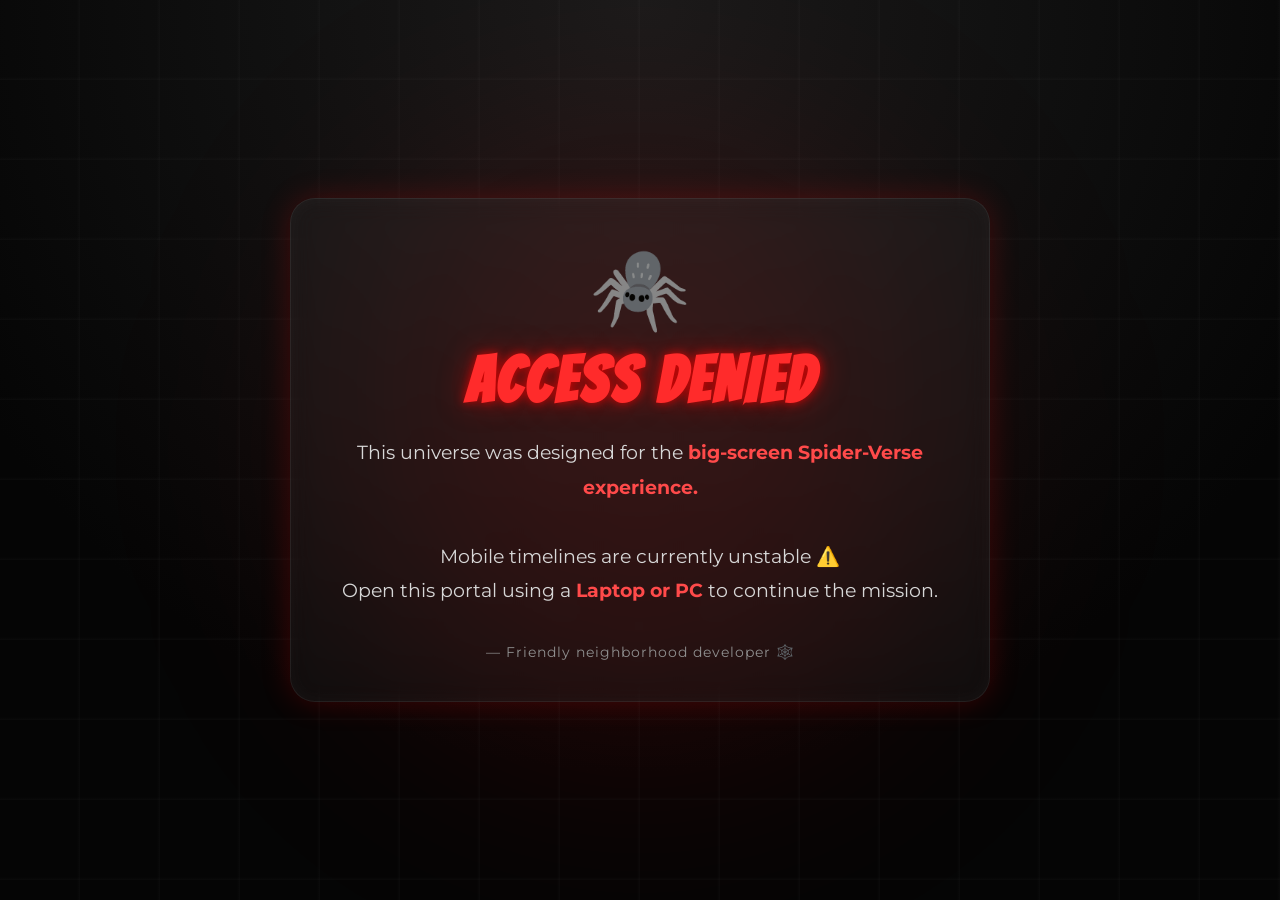
<file: msgforphoneuser.html>
<!DOCTYPE html>
<html lang="en">

<head>
    <meta charset="UTF-8" />
    <meta name="viewport" content="width=device-width, initial-scale=1.0" />
    <title>Access Restricted</title>

    <link href="https://fonts.googleapis.com/css2?family=Bangers&family=Montserrat:wght@300;500;700&display=swap"
        rel="stylesheet">

    <style>
        * {
            margin: 0;
            padding: 0;
            box-sizing: border-box;
        }

        body {
            height: 100vh;
            overflow: hidden;
            display: flex;
            justify-content: center;
            align-items: center;
            background:
                radial-gradient(circle at top, #1b1b1b 0%, #050505 70%);
            font-family: 'Montserrat', sans-serif;
            color: white;
            position: relative;
        }

        /* animated background glow */
        body::before {
            content: "";
            position: absolute;
            width: 600px;
            height: 600px;
            background: rgba(255, 0, 0, 0.12);
            border-radius: 50%;
            filter: blur(120px);
            animation: pulse 4s infinite alternate;
        }

        @keyframes pulse {
            from {
                transform: scale(0.9);
                opacity: 0.5;
            }

            to {
                transform: scale(1.2);
                opacity: 1;
            }
        }

        /* web lines */
        .web {
            position: absolute;
            width: 100%;
            height: 100%;
            background-image:
                linear-gradient(transparent 96%, rgba(255, 255, 255, 0.08) 100%),
                linear-gradient(90deg, transparent 96%, rgba(255, 255, 255, 0.08) 100%);
            background-size: 80px 80px;
            opacity: 0.3;
        }

        .container {
            width: 90%;
            max-width: 700px;
            text-align: center;
            z-index: 2;
            padding: 40px;
            border: 1px solid rgba(255, 255, 255, 0.08);
            background: rgba(255, 255, 255, 0.04);
            backdrop-filter: blur(12px);
            border-radius: 25px;
            box-shadow:
                0 0 30px rgba(255, 0, 0, 0.2),
                inset 0 0 20px rgba(255, 255, 255, 0.03);
            animation: float 3s ease-in-out infinite;
        }

        @keyframes float {

            0%,
            100% {
                transform: translateY(0px);
            }

            50% {
                transform: translateY(-8px);
            }
        }

        .spider {
            font-size: 5rem;
            margin-bottom: 10px;
            animation: swing 2s infinite ease-in-out;
            display: inline-block;
        }

        @keyframes swing {
            0% {
                transform: rotate(-6deg);
            }

            50% {
                transform: rotate(6deg);
            }

            100% {
                transform: rotate(-6deg);
            }
        }

        h1 {
            font-family: 'Bangers', cursive;
            font-size: 4rem;
            letter-spacing: 3px;
            color: #ff2b2b;
            text-shadow:
                0 0 10px rgba(255, 0, 0, 0.7),
                0 0 30px rgba(255, 0, 0, 0.4);
            margin-bottom: 20px;
        }

        .subtitle {
            font-size: 1.2rem;
            line-height: 1.8;
            color: #d7d7d7;
            margin-bottom: 35px;
        }

        .highlight {
            color: #ff4a4a;
            font-weight: 700;
        }

        .btn {
            display: inline-block;
            padding: 16px 38px;
            border-radius: 50px;
            text-decoration: none;
            color: white;
            font-weight: 700;
            background: linear-gradient(135deg, #ff0000, #8b0000);
            box-shadow:
                0 0 15px rgba(255, 0, 0, 0.5);
            transition: 0.35s ease;
            position: relative;
            overflow: hidden;
        }

        .btn:hover {
            transform: translateY(-4px) scale(1.04);
            box-shadow:
                0 0 25px rgba(255, 0, 0, 0.8);
        }

        .btn::before {
            content: "";
            position: absolute;
            top: 0;
            left: -120%;
            width: 100%;
            height: 100%;
            background: rgba(255, 255, 255, 0.25);
            transform: skewX(-25deg);
            transition: 0.5s;
        }

        .btn:hover::before {
            left: 120%;
        }

        .footer {
            margin-top: 25px;
            font-size: 0.9rem;
            color: #8f8f8f;
            letter-spacing: 1px;
        }

        @media(max-width:768px) {

            h1 {
                font-size: 2.8rem;
            }

            .subtitle {
                font-size: 1rem;
            }

            .container {
                padding: 30px 20px;
            }

            .spider {
                font-size: 4rem;
            }
        }
    </style>
</head>

<body>

    <div class="web"></div>

    <div class="container">

        <div class="spider">🕷️</div>

        <h1>ACCESS DENIED</h1>

        <p class="subtitle">
            This universe was designed for the <span class="highlight">big-screen Spider-Verse experience.</span>
            <br><br>
            Mobile timelines are currently unstable ⚠️
            <br>
            Open this portal using a <span class="highlight">Laptop or PC</span> to continue the mission.
        </p>

        <div class="footer">
            — Friendly neighborhood developer 🕸️
        </div>

    </div>

</body>

</html>
</file>
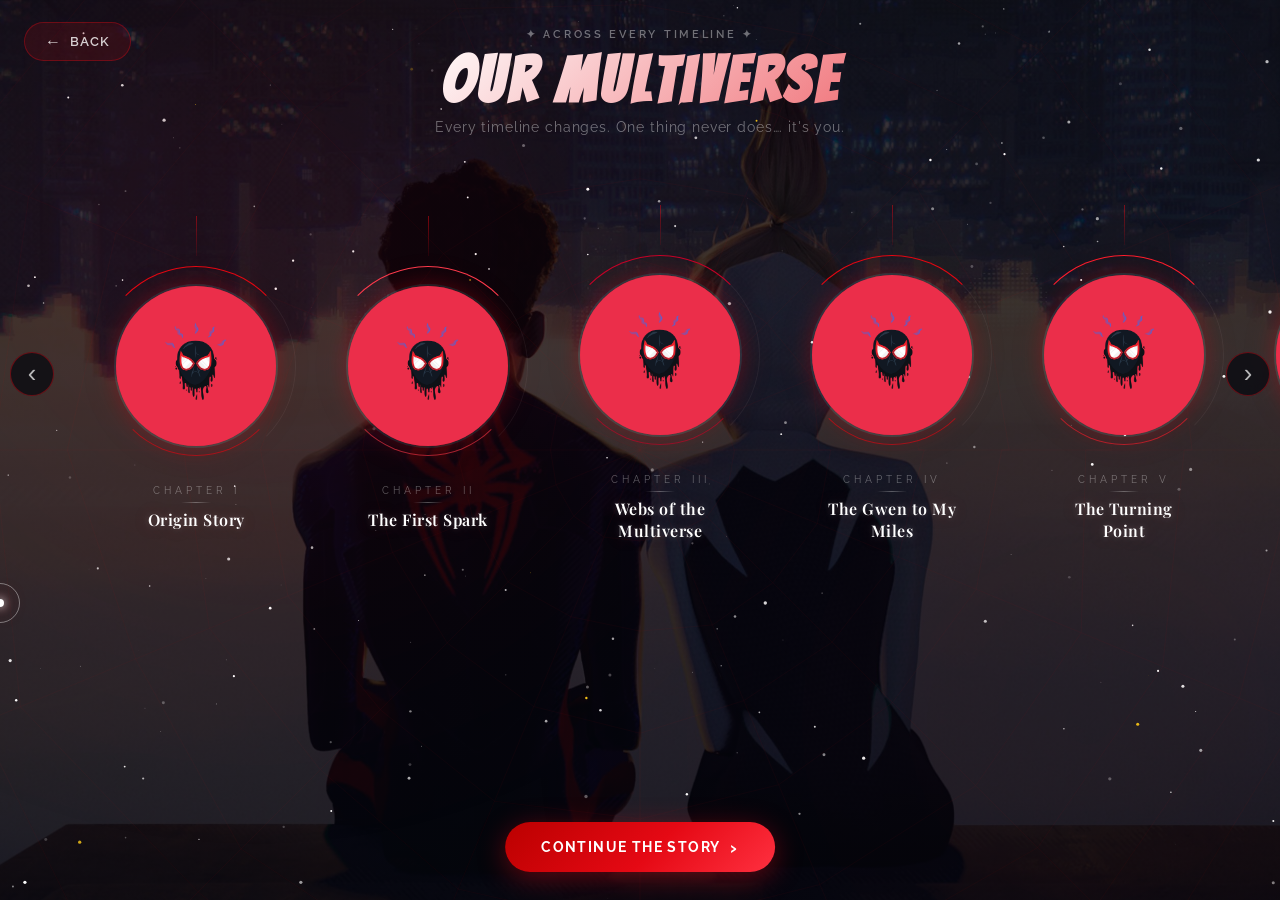
<file: multiverse.html>
<!DOCTYPE html>
<html lang="en">

<head>
    <meta charset="UTF-8">
    <title>Our Multiverse 🌌</title>
    <link rel="preconnect" href="https://fonts.googleapis.com">
    <link
        href="https://fonts.googleapis.com/css2?family=Playfair+Display:ital,wght@0,400;0,700;1,400&family=Raleway:wght@300;400;500;600;700&family=Bangers&display=swap"
        rel="stylesheet">
    <link rel="stylesheet" href="css/multiverse.css">
    <link rel="stylesheet" href="css/cursor.css">
</head>

<body>

    <canvas id="mv-stars"></canvas>
    <canvas id="mv-web"></canvas>
    <div class="mv-aurora"></div>
    <div id="mv-overlay"></div>

    <!-- BACK BUTTON -->
    <a class="back-btn" href="index.html" onclick="fadeOut(event, 'index.html')">
        <span class="back-arrow">←</span>
        <span>Back</span>
    </a>

    <!-- PAGE HEADER -->
    <header class="mv-header">
        <div class="mv-eyebrow">✦ ACROSS EVERY TIMELINE ✦</div>
        <h1 class="mv-title">Our Multiverse</h1>
        <p class="mv-subtitle">Every timeline changes. One thing never does…. it's you.</p>
    </header>

    <!-- HORIZONTAL TIMELINE -->
    <div class="timeline-wrapper">
        <div class="timeline-track-line"></div>
        <div class="timeline-scroll" id="timeline-scroll">

            <!-- UNIVERSE 01 -->
            <div class="universe-node" style="--c:#e50914" onclick="enterUniverse(1)">
                <div class="un-connector"></div>
                <div class="un-portal">
                    <div class="un-ring un-ring-1"></div>
                    <div class="un-ring un-ring-2"></div>
                    <div class="un-img-wrap">
                        <img src="assets/images/04mutiverseLogos.jpg" alt="Universe 01">
                        <div class="un-img-overlay"></div>
                    </div>
                </div>
                <div class="un-chapter">
                    <span class="chapter-number">CHAPTER I</span>
                    <span class="chapter-title">Origin Story</span>
                </div>
            </div>

            <!-- UNIVERSE 02 -->
            <div class="universe-node" style="--c:#ff3c4e" onclick="enterUniverse(2)">
                <div class="un-connector"></div>
                <div class="un-portal">
                    <div class="un-ring un-ring-1"></div>
                    <div class="un-ring un-ring-2"></div>
                    <div class="un-img-wrap">
                        <img src="assets/images/04mutiverseLogos.jpg" alt="Universe 02">
                        <div class="un-img-overlay"></div>
                    </div>
                </div>
                <div class="un-chapter">
                    <span class="chapter-number">CHAPTER II</span>
                    <span class="chapter-title">The First Spark</span>
                </div>
            </div>

            <!-- UNIVERSE 03 -->
            <div class="universe-node" style="--c:#c7002a" onclick="enterUniverse(3)">
                <div class="un-connector"></div>
                <div class="un-portal">
                    <div class="un-ring un-ring-1"></div>
                    <div class="un-ring un-ring-2"></div>
                    <div class="un-img-wrap">
                        <img src="assets/images/04mutiverseLogos.jpg" alt="Universe 03">
                        <div class="un-img-overlay"></div>
                    </div>
                </div>
                <div class="un-chapter">
                    <span class="chapter-number">CHAPTER III</span>
                    <span class="chapter-title">Webs of the Multiverse</span>
                </div>
            </div>

            <!-- UNIVERSE 04 -->
            <div class="universe-node" style="--c:#e50914" onclick="enterUniverse(4)">
                <div class="un-connector"></div>
                <div class="un-portal">
                    <div class="un-ring un-ring-1"></div>
                    <div class="un-ring un-ring-2"></div>
                    <div class="un-img-wrap">
                        <img src="assets/images/04mutiverseLogos.jpg" alt="Universe 04">
                        <div class="un-img-overlay"></div>
                    </div>
                </div>
                <div class="un-chapter">
                    <span class="chapter-number">CHAPTER IV</span>
                    <span class="chapter-title">The Gwen to My Miles</span>
                </div>
            </div>

            <!-- UNIVERSE 05 -->
            <div class="universe-node" style="--c:#ff1f2e" onclick="enterUniverse(5)">
                <div class="un-connector"></div>
                <div class="un-portal">
                    <div class="un-ring un-ring-1"></div>
                    <div class="un-ring un-ring-2"></div>
                    <div class="un-img-wrap">
                        <img src="assets/images/04mutiverseLogos.jpg" alt="Universe 05">
                        <div class="un-img-overlay"></div>
                    </div>
                </div>
                <div class="un-chapter">
                    <span class="chapter-number">CHAPTER V</span>
                    <span class="chapter-title">The Turning Point</span>
                </div>
            </div>
            <!-- UNIVERSE 06 -->
            <div class="universe-node" style="--c:#ff1f2e" onclick="enterUniverse(6)">
                <div class="un-connector"></div>
                <div class="un-portal">
                    <div class="un-ring un-ring-1"></div>
                    <div class="un-ring un-ring-2"></div>
                    <div class="un-img-wrap">
                        <img src="assets/images/04mutiverseLogos.jpg" alt="Universe 05">
                        <div class="un-img-overlay"></div>
                    </div>
                </div>
                <div class="un-chapter">
                    <span class="chapter-number">CHAPTER VI</span>
                    <span class="chapter-title">Across Our Worlds</span>
                </div>
            </div>

            <!-- UNIVERSE 07 — GOLD / FUTURE -->
            <div class="universe-node universe-node--future" style="--c:#f5c518" onclick="enterUniverse(7)">
                <div class="un-connector"></div>
                <div class="un-portal">
                    <div class="un-ring un-ring-1"></div>
                    <div class="un-ring un-ring-2"></div>
                    <div class="un-img-wrap un-img-future">
                        <div class="un-future-content"></div>
                        <div class="un-img-overlay"></div>
                    </div>
                </div>
                <div class="un-chapter">
                    <span class="chapter-number">CHAPTER INFINITE</span>
                    <span class="chapter-title">The Infinite Story</span>
                </div>
            </div>

        </div>

        <button class="scroll-arrow scroll-left" onclick="scrollTimeline(-1)">‹</button>
        <button class="scroll-arrow scroll-right" onclick="scrollTimeline(1)">›</button>
    </div>

    <!-- NEXT BUTTON -->
    <div class="mv-next-wrap">
        <button class="mv-next-btn" onclick="goNext()">
            <span>Continue the Story</span>
            <span class="mv-next-arrow">›</span>
        </button>
    </div>

    <!-- Multiverse background music -->
    <audio id="bg-music" loop>
        <source src="assets/audio/multiverseSong.mp3" type="audio/mpeg">
    </audio>
    <script src="js/cursor.js"></script>
    <script src="js/musicformultiverse.js"></script>
    <script src="js/multiverse.js"></script>
</body>

</html>
</file>
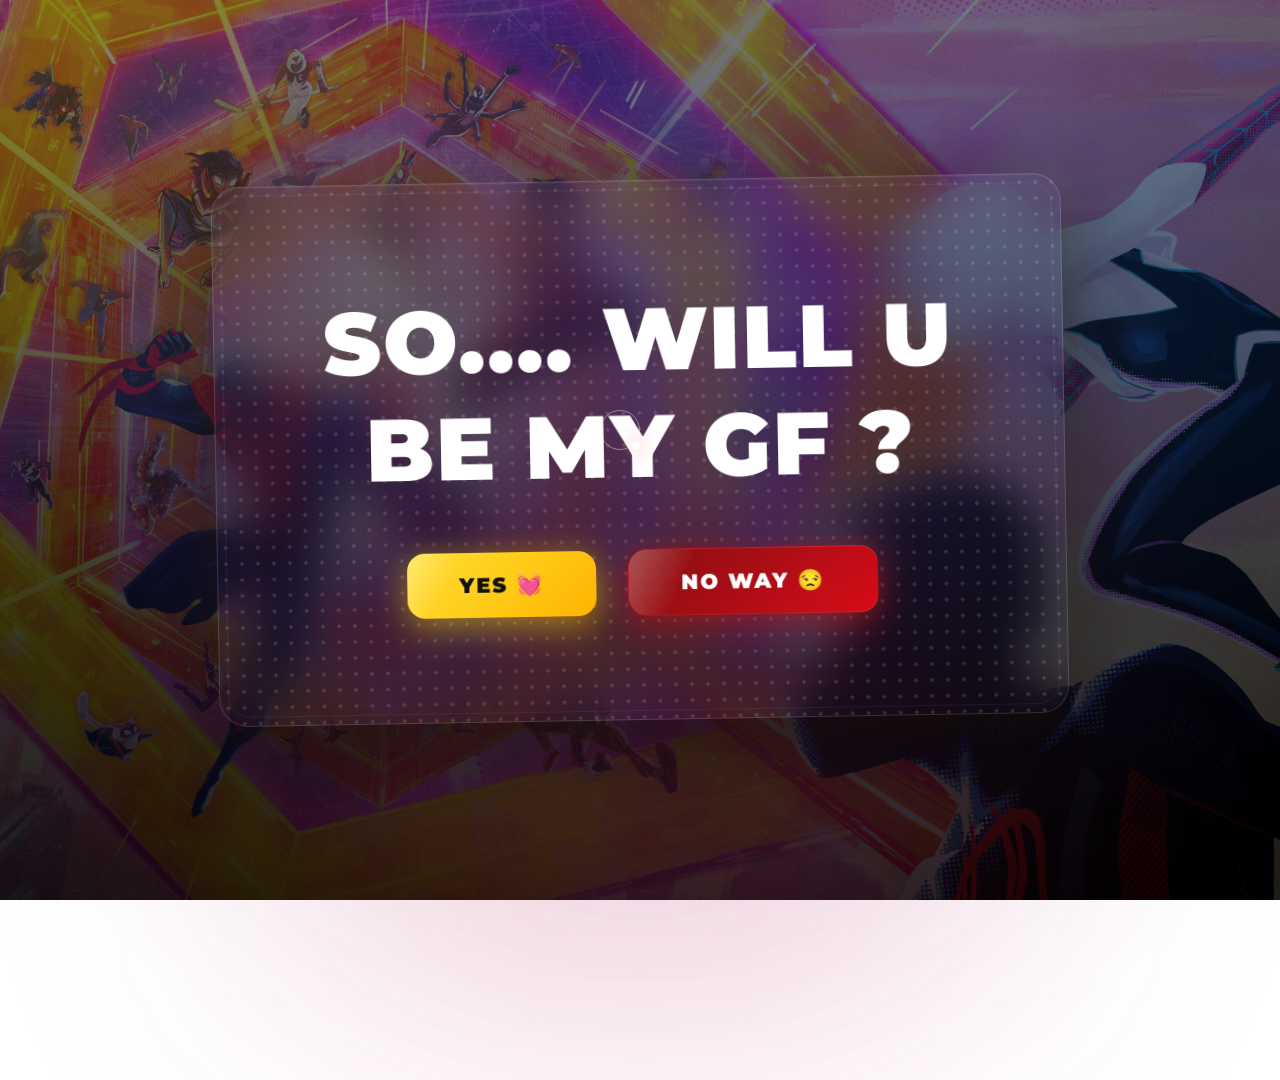
<file: proposal.html>
<!DOCTYPE html>
<html lang="en">

<head>
    <meta charset="UTF-8">

    <meta name="viewport" content="width=device-width, initial-scale=1.0">

    <title>Spider-Verse Proposal</title>

    <!-- Fonts -->
    <link href="https://fonts.googleapis.com/css2?family=Montserrat:wght@300;600;900&family=Bangers&display=swap"
        rel="stylesheet">

    <!-- Styles -->
    <link rel="stylesheet" href="css/proposal.css">
    <link rel="stylesheet" href="css/cursor.css">
</head>

<body>

    <!-- Animated Particles -->
    <div class="particles"></div>

    <!-- Ambient Multiverse Glows -->
    <div class="ambient ambient-1"></div>
    <div class="ambient ambient-2"></div>

    <!-- Main Proposal -->
    <div class="proposal-wrapper">

        <div class="proposal-box" id="proposalBox">

            <!-- Decorative Ring -->
            <div class="comic-ring"></div>

            <div class="inner-content">

                <h1 class="question cinematic-glitch" id="question" data-text="So.... will u be my gf ?">

                    So.... will u be my gf ?

                </h1>

                <div class="btn-group" id="btnGroup">

                    <button class="btn yes-btn" id="yesBtn">

                        Yes 💓

                    </button>

                    <button class="btn no-btn" id="noBtn">

                        No way 😒

                    </button>

                </div>

            </div>

        </div>
    </div>

    <!-- Background Music -->
    <audio id="bgMusic" autoplay loop>
        <source src="assets/audio/propose.mp3" type="audio/mpeg">
    </audio>

    <!-- Scripts -->
    <script src="js/proposal.js"></script>
    <script src="js/cursor.js"></script>

</body>

</html>
</file>
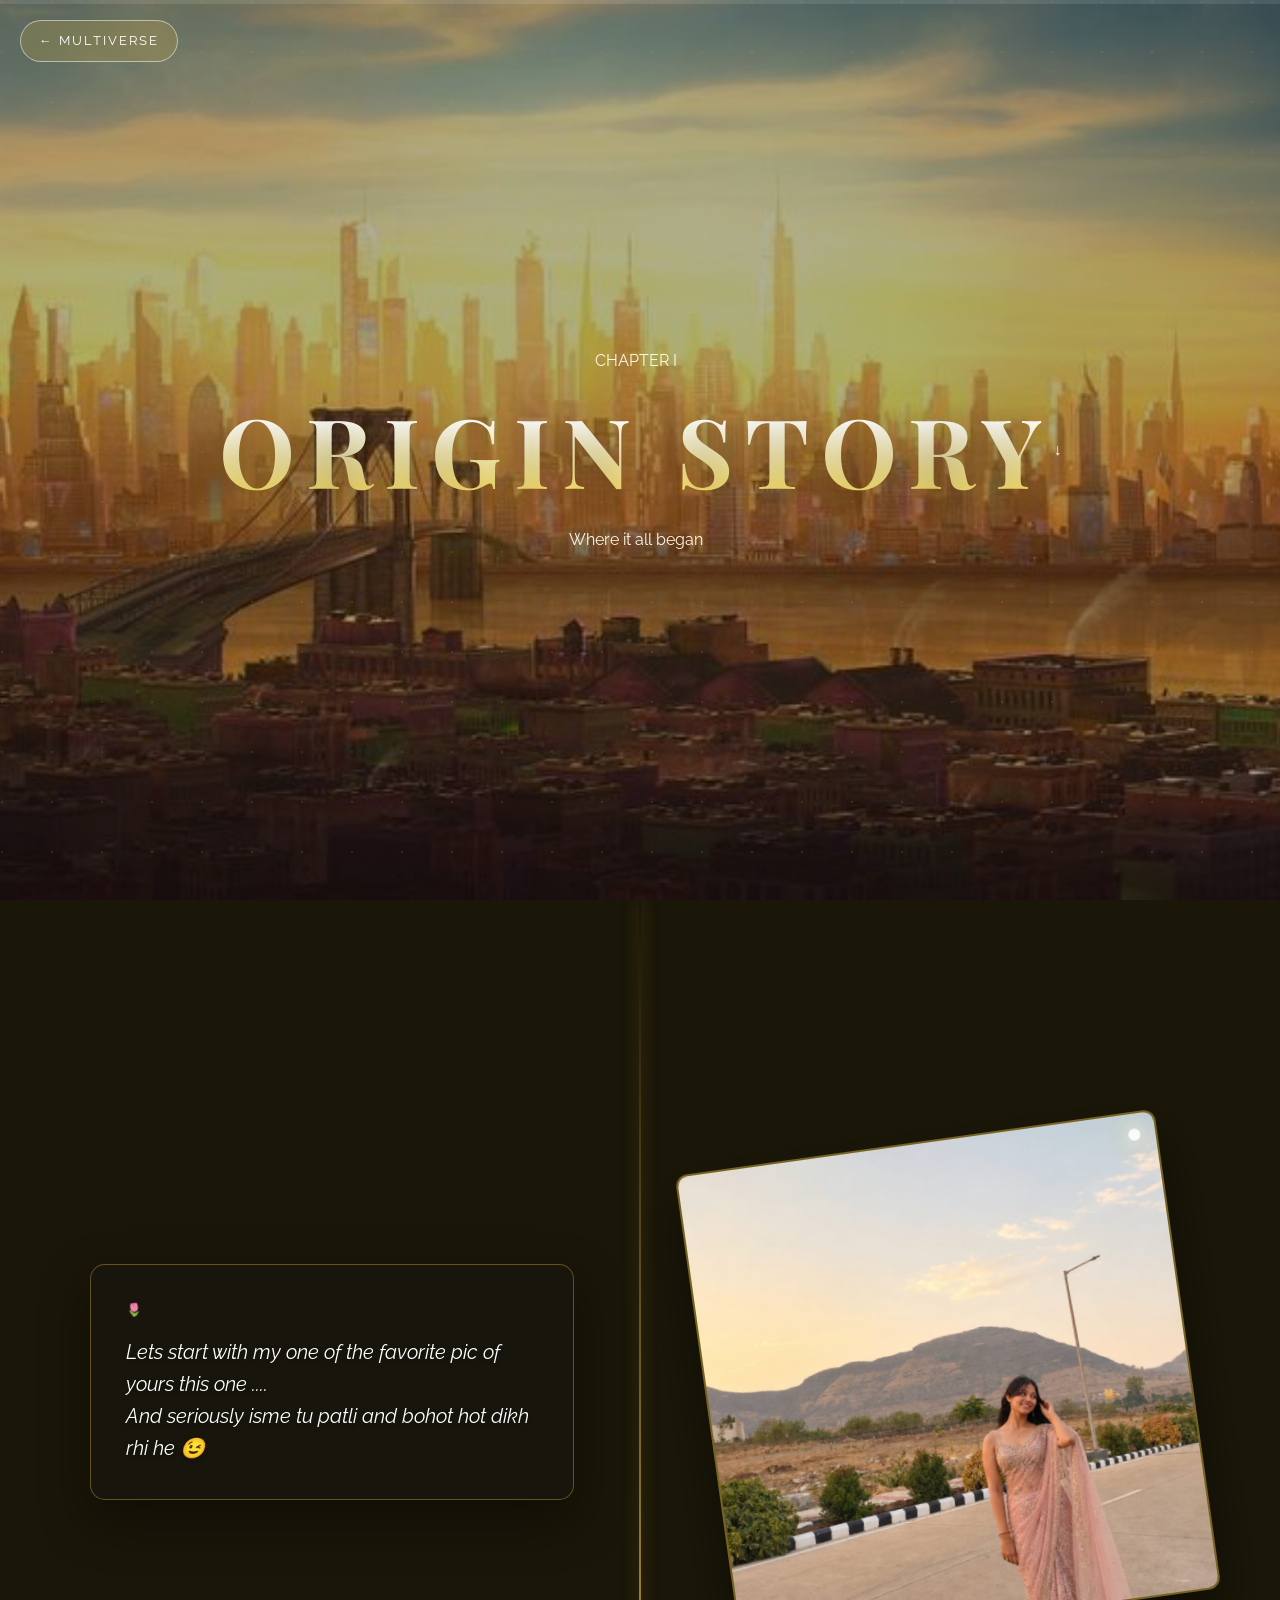
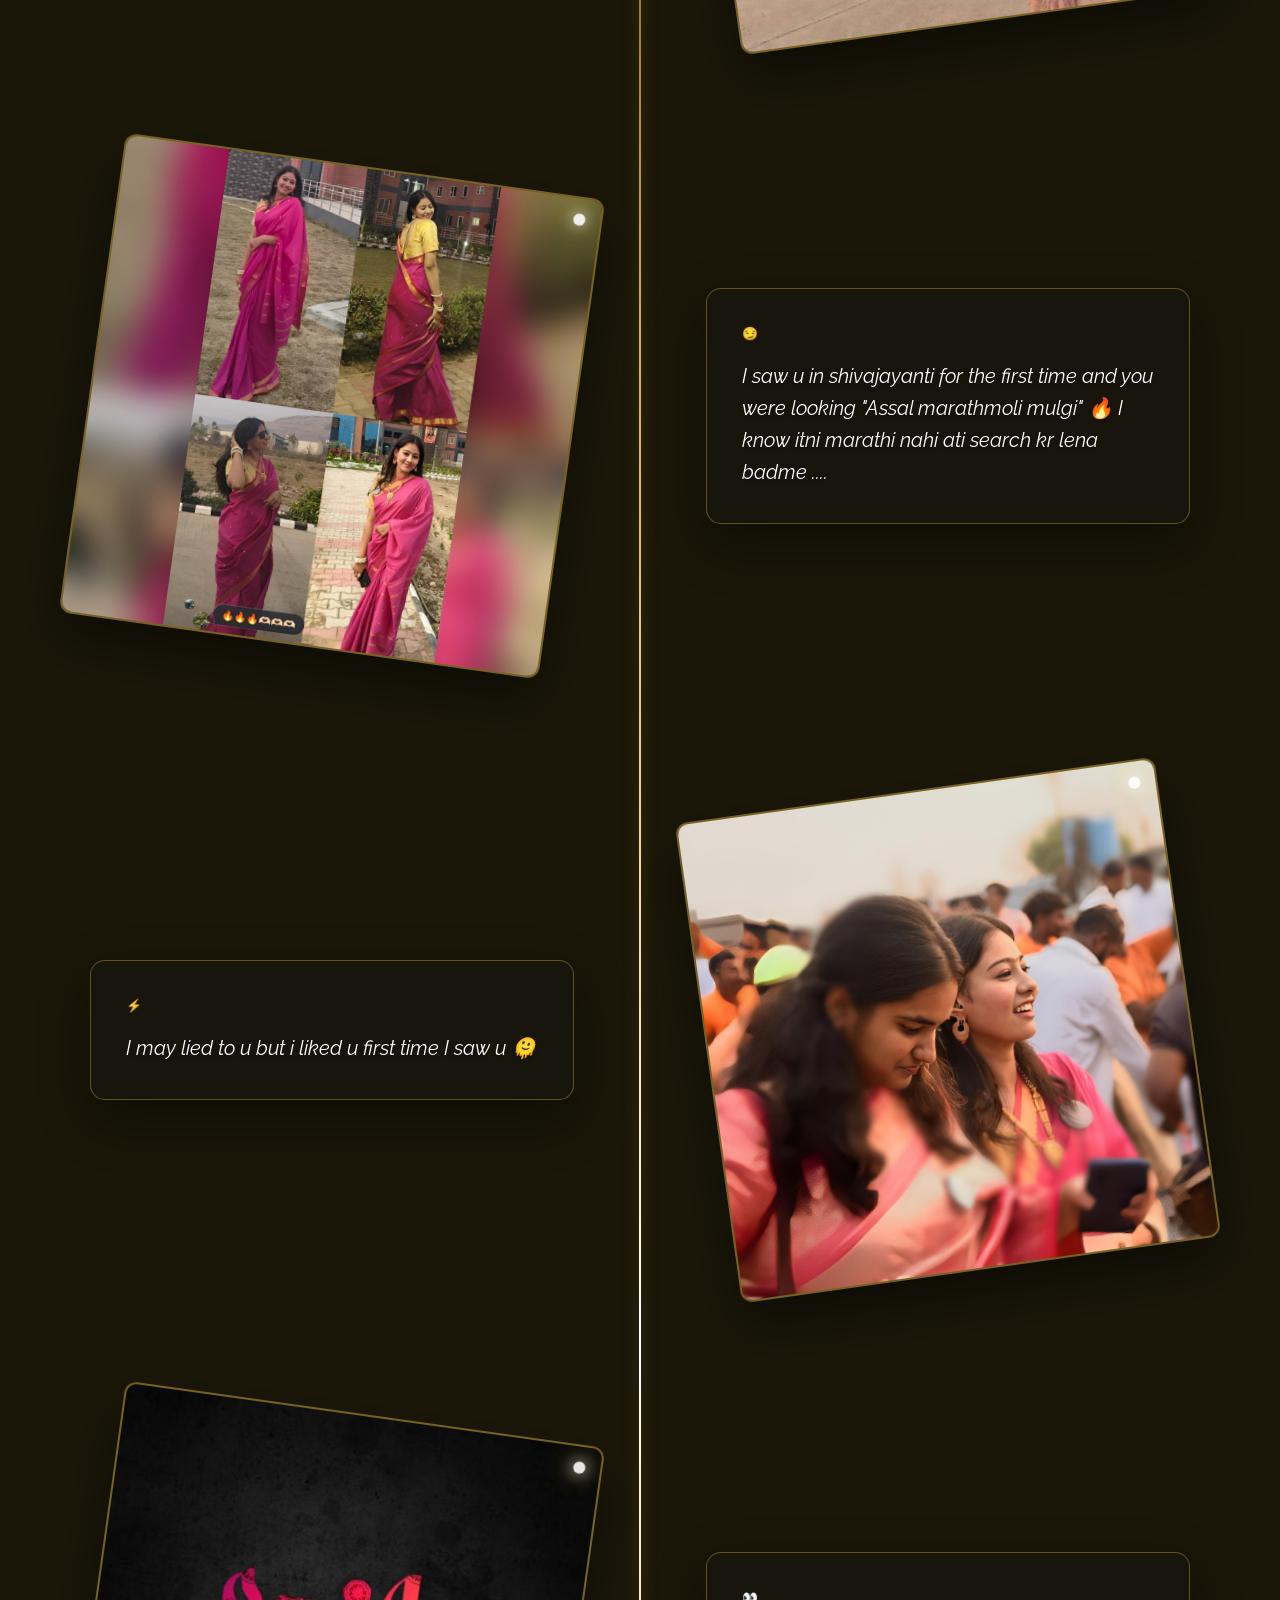
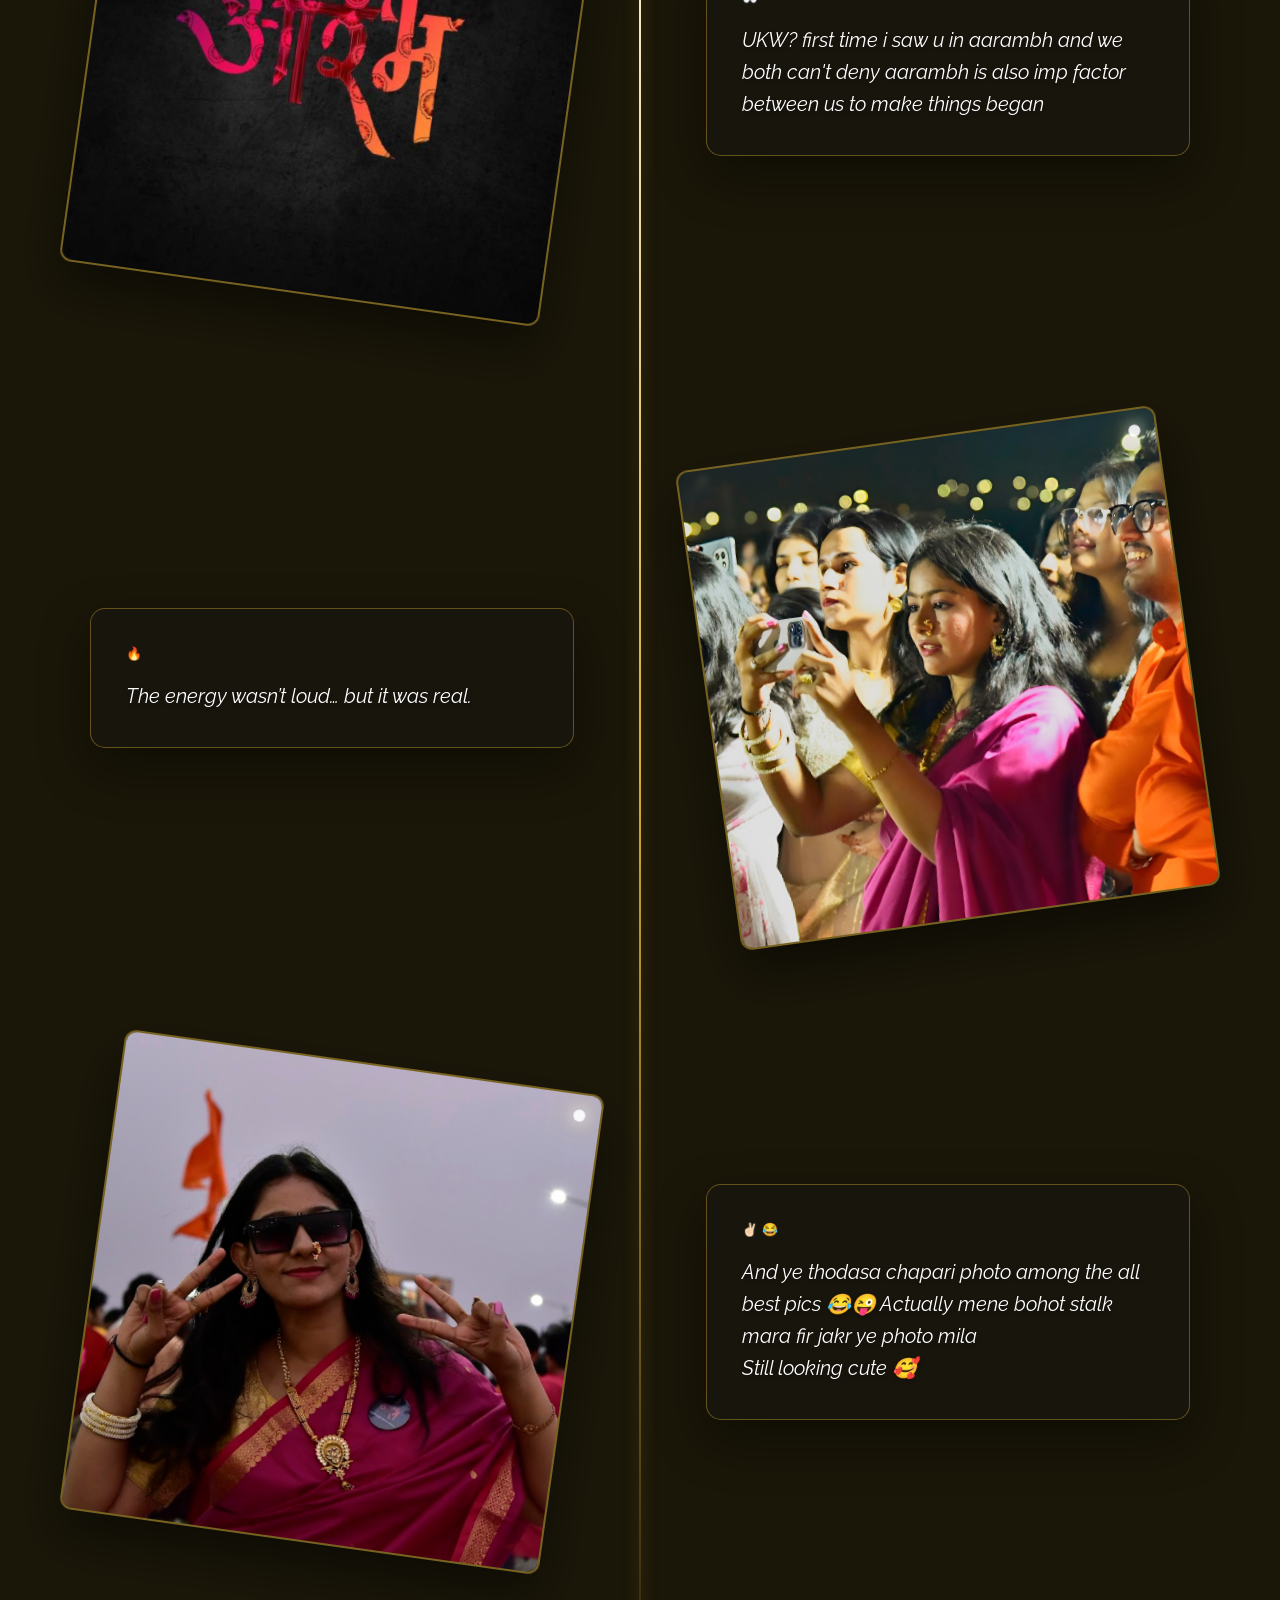
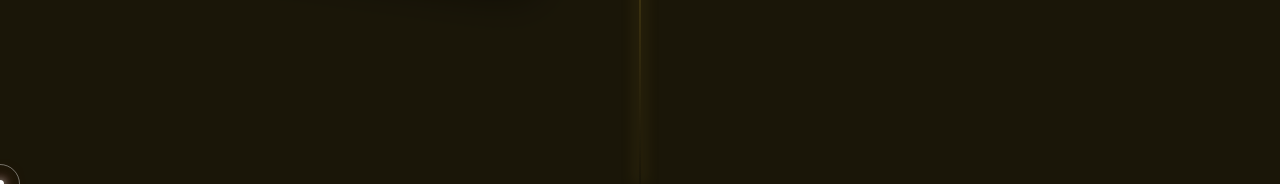
<file: timeline01.html>
<!DOCTYPE html>
<html lang="en">

<head>
    <meta charset="UTF-8">
    <meta name="viewport" content="width=device-width, initial-scale=1.0">
    <title>Origin Story - how it all started</title>
    <link rel="stylesheet" href="css/timeline01.css">
    <link rel="stylesheet" href="css/cursor.css">
</head>

<body>

    <div class="progress-container">
        <div class="progress-bar" id="myBar"></div>
    </div>

    <a class="back-btn" href="multiverse.html">← Multiverse</a>

    <section class="hero">
        <div class="hero-content">
            <div class="hero-chapter">CHAPTER I</div>
            <h1>Origin Story</h1>
            <p class="hero-sub">Where it all began</p>
        </div>
        <div class="scroll-indicator">↓</div>
    </section>

    <section class="timeline">
        <div class="timeline-item left reveal">
            <div class="timeline-text">
                <span class="tn">🌷</span>
                <p>Lets start with my one of the favorite pic of yours this one .... <br>
                    And seriously isme tu patli and bohot hot dikh rhi he 😉
                </p>
            </div>
            <div class="timeline-img">
                <div class="photo-frame">
                    <img src="assets/images/01chapter01.jpeg" alt="Moment 01">
                    <div class="spider-accent"></div>
                </div>
            </div>
        </div>

        <div class="timeline-item right reveal">
            <div class="timeline-text">
                <span class="tn">😏</span>
                <p>I saw u in shivajayanti for the first time and you were looking "Assal marathmoli mulgi" 🔥

                    I know itni marathi nahi ati search kr lena badme .... </p>
            </div>
            <div class="timeline-img">
                <div class="photo-frame">
                    <img src="assets/images/01chapter03.jpeg" alt="Moment 02">
                    <div class="spider-accent"></div>
                </div>
            </div>
        </div>

        <div class="timeline-item left reveal">
            <div class="timeline-text">
                <span class="tn">⚡</span>
                <p>I may lied to u but i liked u first time I saw u 🫠</p>
            </div>
            <div class="timeline-img">
                <div class="photo-frame">
                    <img src="assets/images/01chapter05.jpeg" alt="Moment 03">
                    <div class="spider-accent"></div>
                </div>
            </div>
        </div>

        <div class="timeline-item right reveal">
            <div class="timeline-text">
                <span class="tn">👀</span>
                <p>UKW? first time i saw u in aarambh and we both can't deny aarambh is also imp factor between us to
                    make things began</p>
            </div>
            <div class="timeline-img">
                <div class="photo-frame">
                    <img src="assets/images//01chapter04.jpeg" alt="Moment 04">
                    <div class="spider-accent"></div>
                </div>
            </div>
        </div>

        <div class="timeline-item left reveal">
            <div class="timeline-text">
                <span class="tn">🔥</span>
                <p>The energy wasn’t loud… but it was real.</p>
            </div>
            <div class="timeline-img">
                <div class="photo-frame">
                    <img src="assets/images/01chapter06.jpeg" alt="Moment 05">
                    <div class="spider-accent"></div>
                </div>
            </div>
        </div>

        <div class="timeline-item right reveal">
            <div class="timeline-text">
                <span class="tn">✌🏻😂</span>
                <p>And ye thodasa chapari photo among the all best pics 😂😜
                    Actually mene bohot stalk mara fir jakr ye photo mila <br>
                    Still looking cute 🥰 </p>
            </div>
            <div class="timeline-img">
                <div class="photo-frame">
                    <img src="assets/images/01chapter02.JPG" alt="Moment 06">
                    <div class="spider-accent"></div>
                </div>
            </div>
        </div>
    </section>

    <audio id="bg-music" loop>
        <source src="assets/audio/multiverseSong.mp3" type="audio/mpeg">
    </audio>

    <script src="js/timelines.js"></script>
    <script src="js/cursor.js"></script>
    <script src="js/musicformultiverse.js"></script>
</body>

</html>
</file>
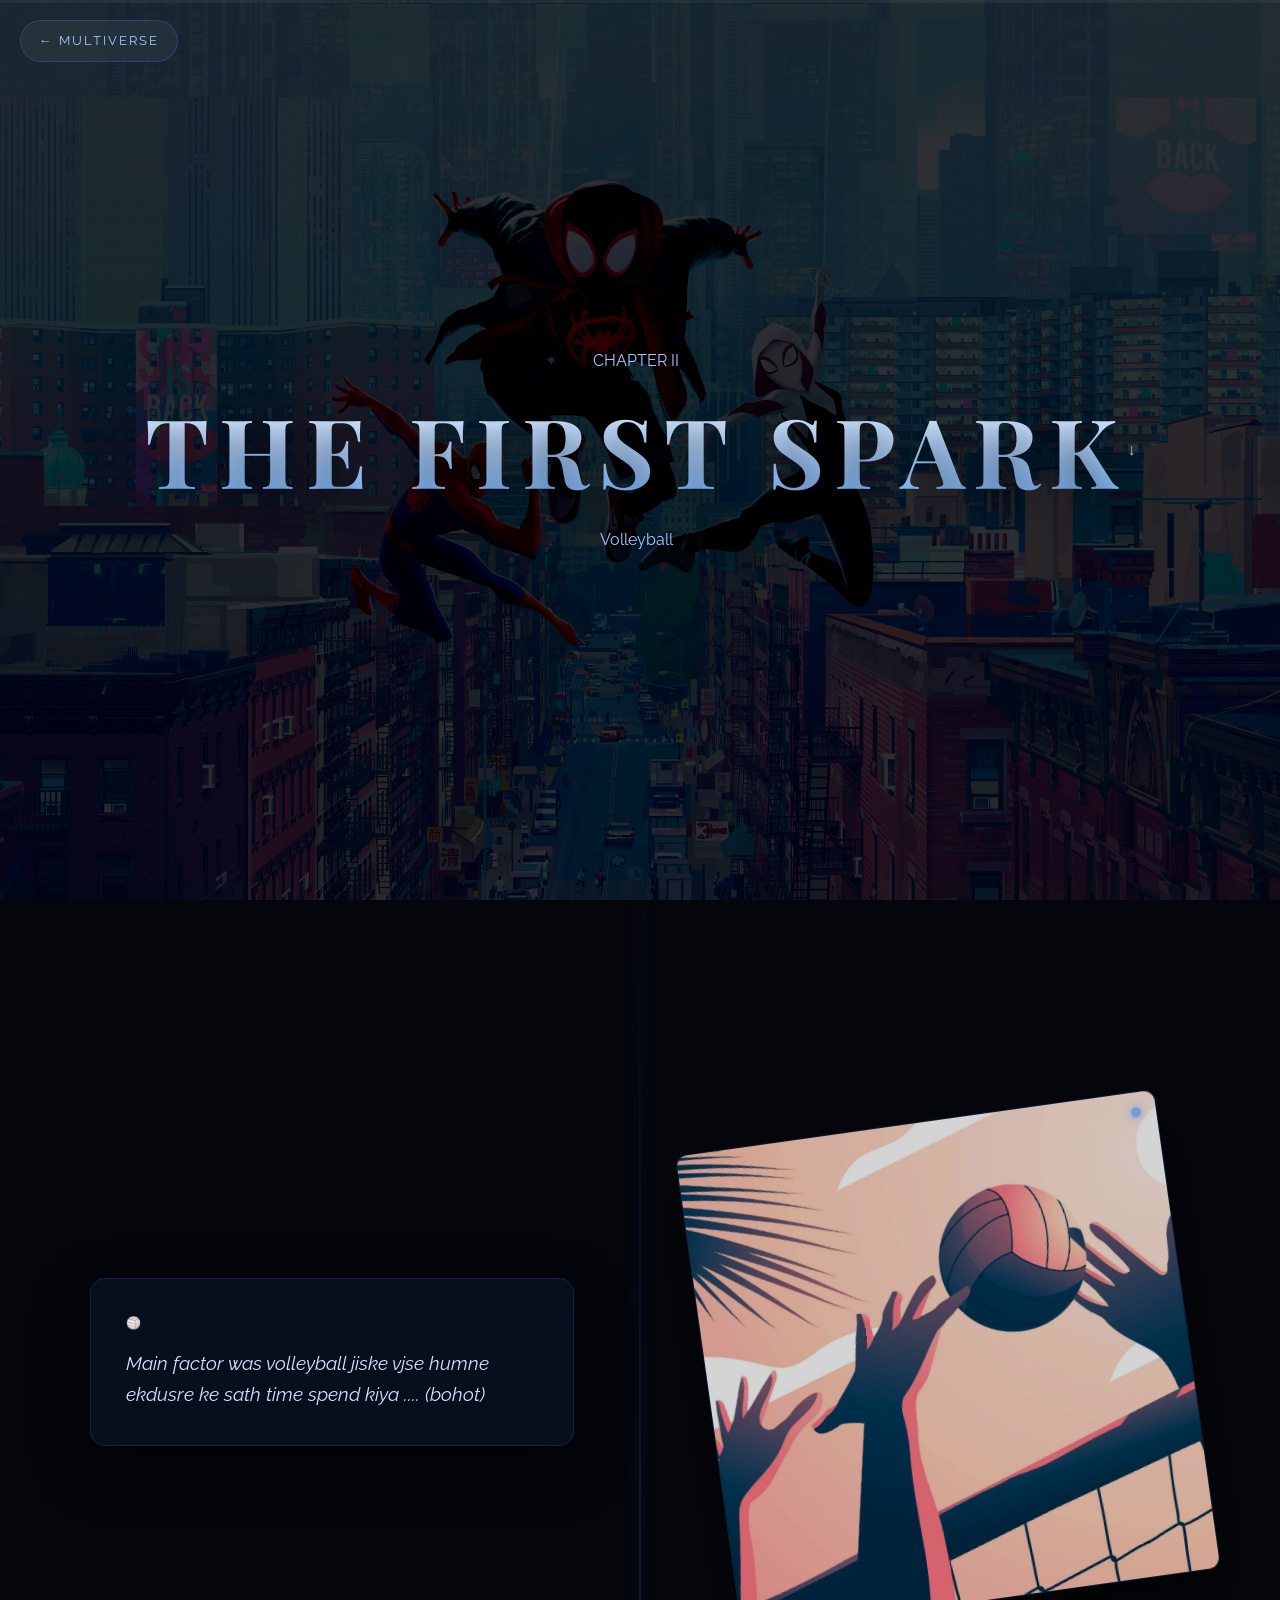
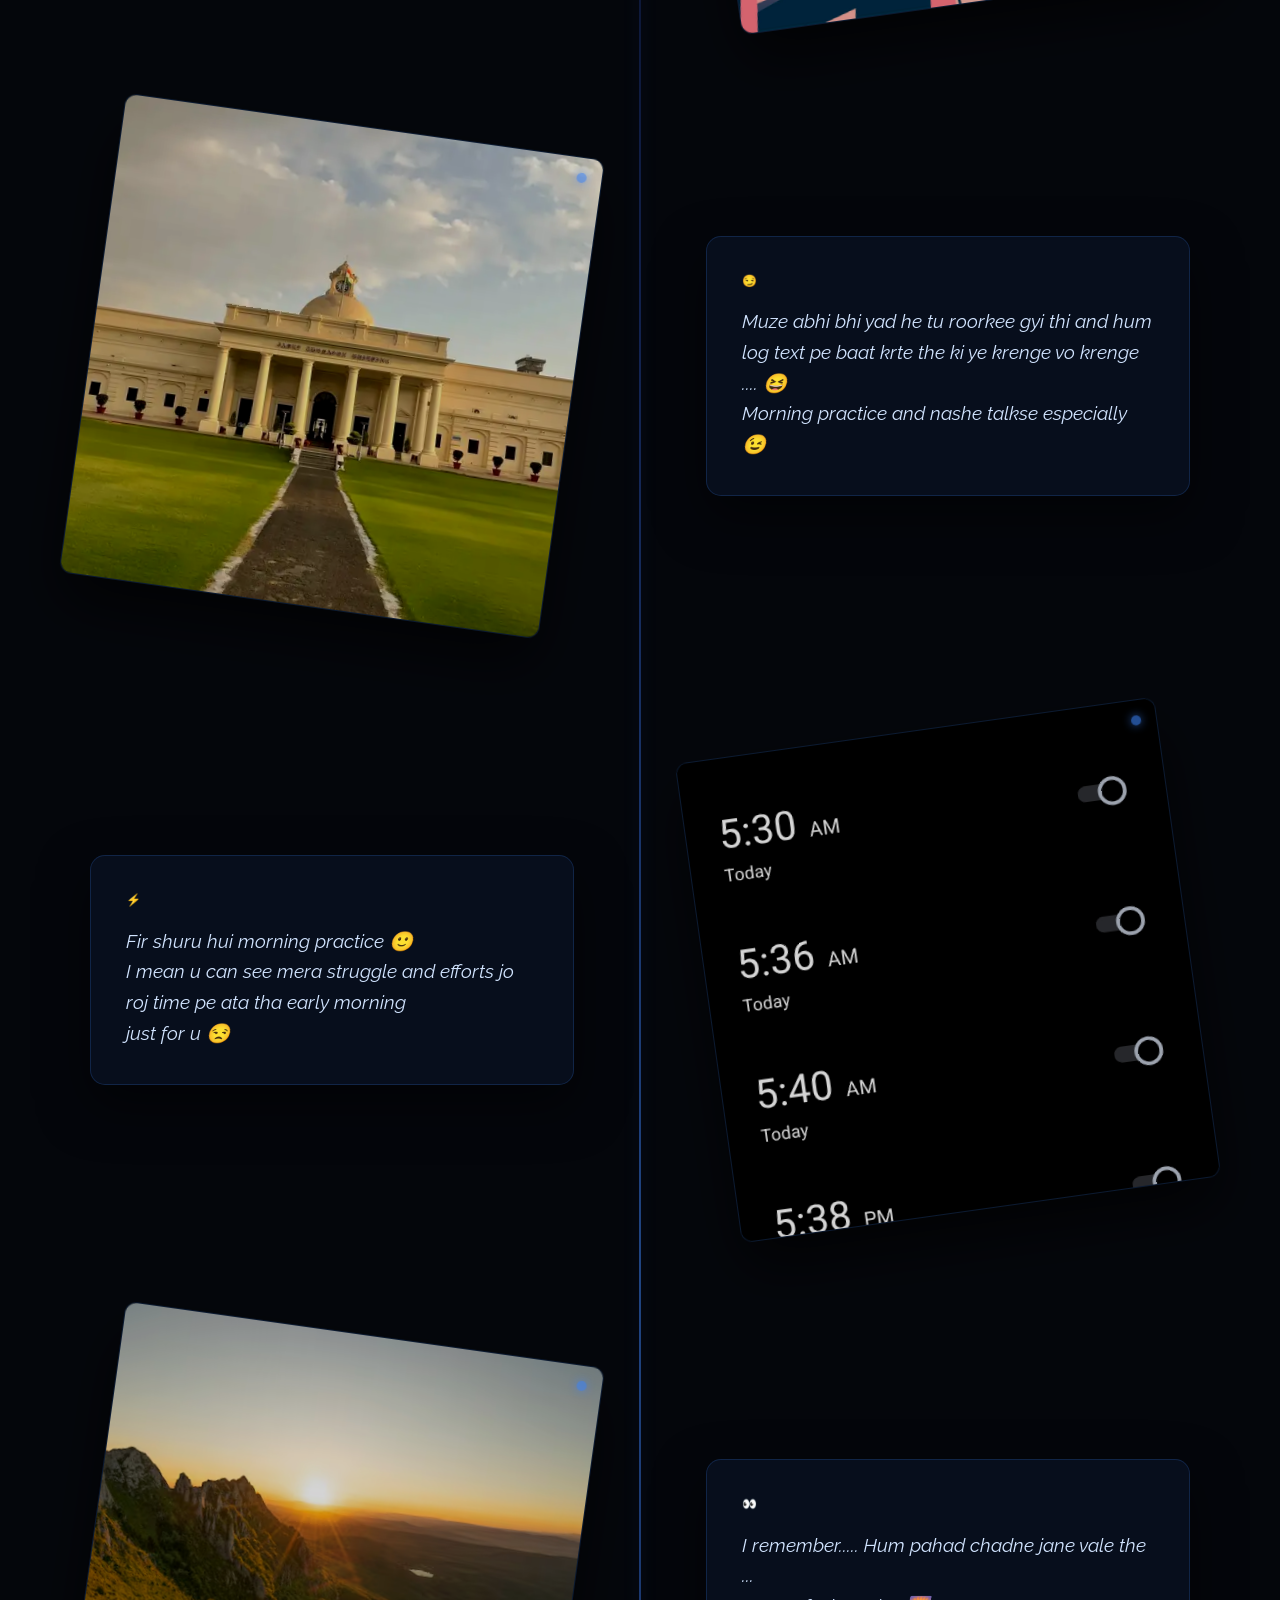
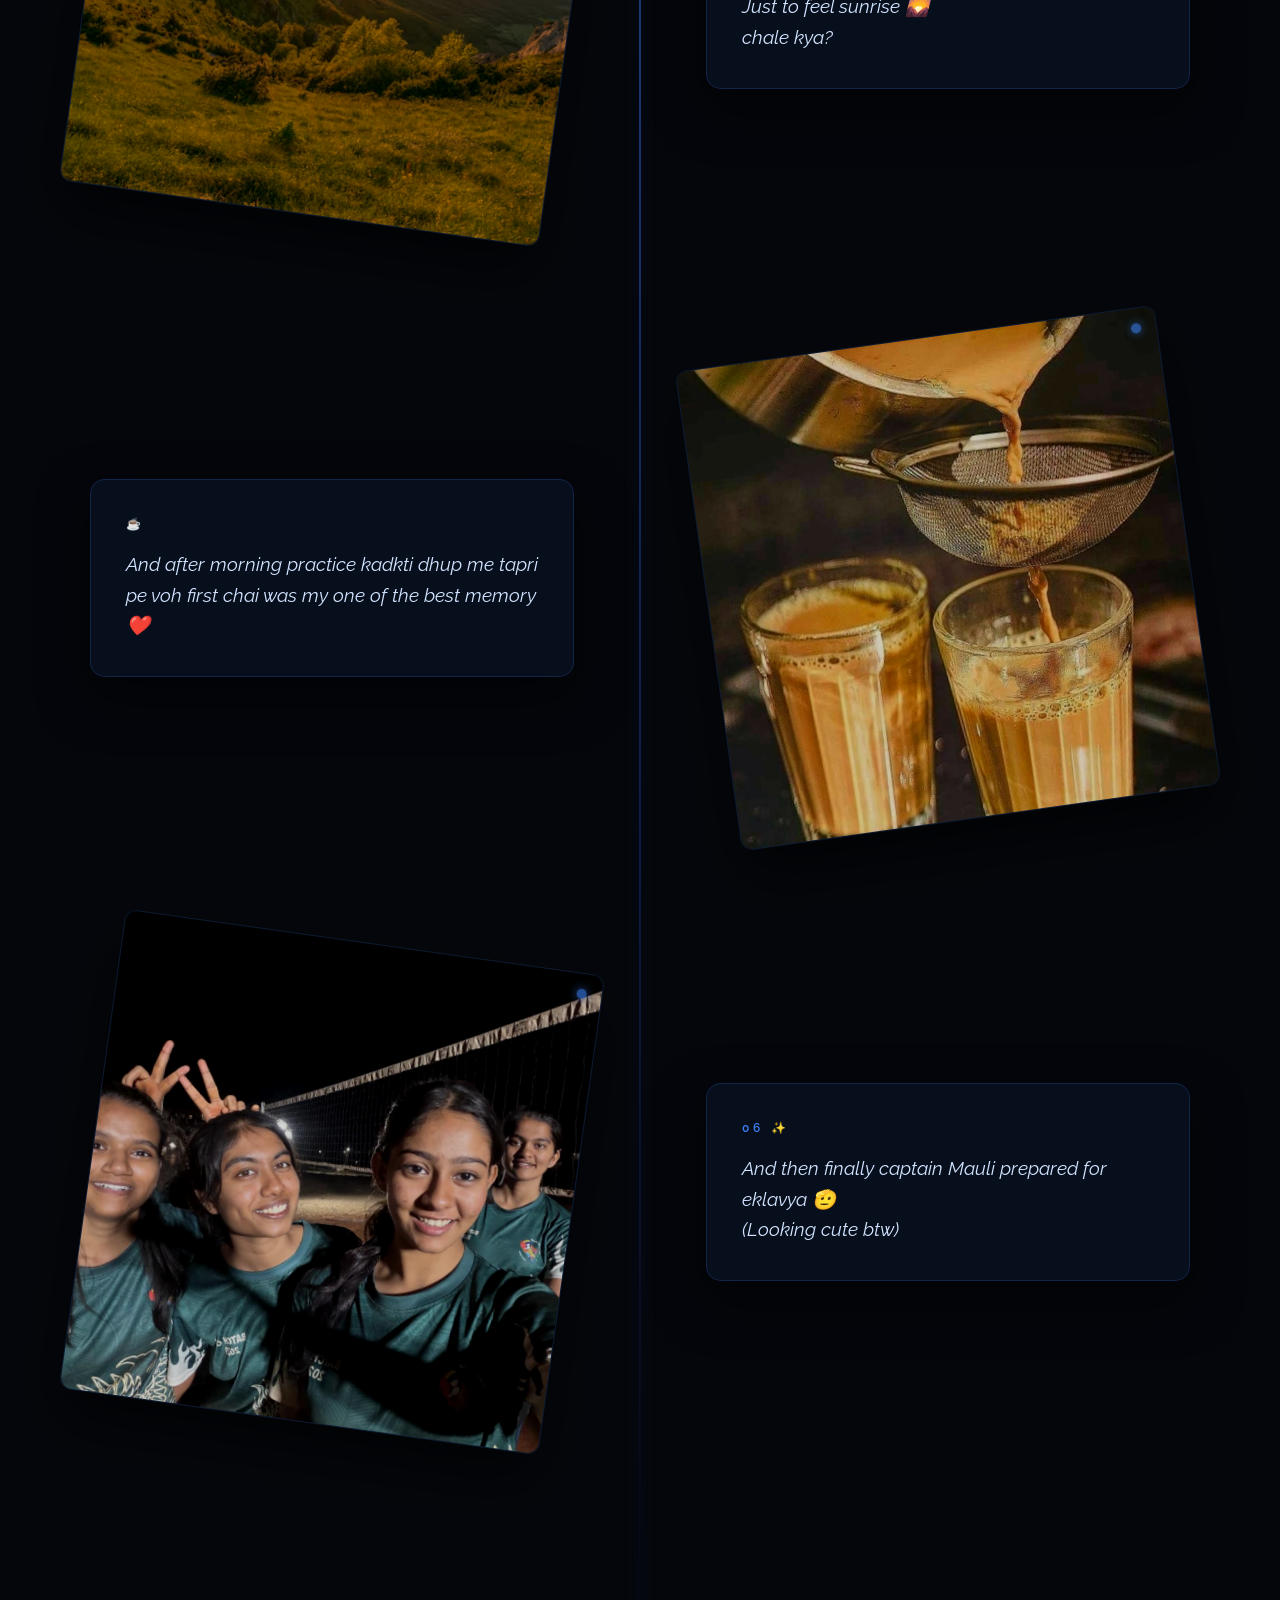
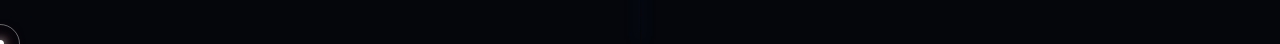
<file: timeline02.html>
<!DOCTYPE html>
<html lang="en">

<head>
    <meta charset="UTF-8">
    <meta name="viewport" content="width=device-width, initial-scale=1.0">
    <title>The First Spark — Volleyball</title>
    <link rel="stylesheet" href="css/timeline02.css">
    <link rel="stylesheet" href="css/cursor.css">
</head>

<body>

    <div class="progress-container">
        <div class="progress-bar" id="myBar"></div>
    </div>

    <a class="back-btn" href="multiverse.html">← Multiverse</a>

    <section class="hero">
        <div class="hero-content">
            <div class="hero-chapter">CHAPTER II</div>
            <h1>The First Spark</h1>
            <p class="hero-sub">Volleyball</p>
        </div>
        <div class="scroll-indicator">↓</div>
    </section>

    <section class="timeline">
        <div class="timeline-item left reveal">
            <div class="timeline-text">
                <span class="tn">🏐</span>
                <p>Main factor was volleyball jiske vjse humne ekdusre ke sath time spend kiya .... (bohot)</p>
            </div>
            <div class="timeline-img">
                <div class="photo-frame">
                    <img src="assets/images/02chapter02.jpg" alt="Moment 01">
                    <div class="spider-accent"></div>
                </div>
            </div>
        </div>

        <div class="timeline-item right reveal">
            <div class="timeline-text">
                <span class="tn">😏</span>
                <p>Muze abhi bhi yad he tu roorkee gyi thi and hum log text pe baat krte the ki ye krenge vo krenge ....
                    😆<br>
                    Morning practice and nashe talkse especially 😉</p>
            </div>
            <div class="timeline-img">
                <div class="photo-frame">
                    <img src="assets/images/02chapter05.jpg" alt="Moment 02">
                    <div class="spider-accent"></div>
                </div>
            </div>
        </div>

        <div class="timeline-item left reveal">
            <div class="timeline-text">
                <span class="tn">⚡</span>
                <p>Fir shuru hui morning practice 🙂<br>
                    I mean u can see mera struggle and efforts jo roj time pe ata tha early morning <br> just for u 😒
                </p>
            </div>
            <div class="timeline-img">
                <div class="photo-frame">
                    <img src="assets/images/02chapter06.jpeg" alt="Moment 03">
                    <div class="spider-accent"></div>
                </div>
            </div>
        </div>

        <div class="timeline-item right reveal">
            <div class="timeline-text">
                <span class="tn">👀</span>
                <p>I remember.....
                    Hum pahad chadne jane vale the ... <br>
                    Just to feel sunrise 🌄 <br>chale kya?</p>
            </div>
            <div class="timeline-img">
                <div class="photo-frame">
                    <img src="assets/images/02chapter04.avif" alt="Moment 04">
                    <div class="spider-accent"></div>
                </div>
            </div>
        </div>

        <div class="timeline-item left reveal">
            <div class="timeline-text">
                <span class="tn">☕</span>
                <p>And after morning practice kadkti dhup me tapri pe voh first chai was my one of the best memory ❤️</p>
            </div>
            <div class="timeline-img">
                <div class="photo-frame">
                    <img src="assets/images/02chapter03.jpg" alt="Moment 05">
                    <div class="spider-accent"></div>
                </div>
            </div>
        </div>

        <div class="timeline-item right reveal">
            <div class="timeline-text">
                <span class="tn">06 ✨</span>
                <p>And then finally captain Mauli prepared for eklavya 
🫡<br>
(Looking cute btw)</p>
            </div>
            <div class="timeline-img">
                <div class="photo-frame">
                    <img src="assets/images/02chapter01.jpeg" alt="Moment 06">
                    <div class="spider-accent"></div>
                </div>
            </div>
        </div>
    </section>

    <audio id="bg-music" loop>
        <source src="assets/audio/multiverseSong.mp3" type="audio/mpeg">
    </audio>

    <script src="js/timelines.js"></script>
    <script src="js/cursor.js"></script>
    <script src="js/musicformultiverse.js"></script>
</body>

</html>
</file>
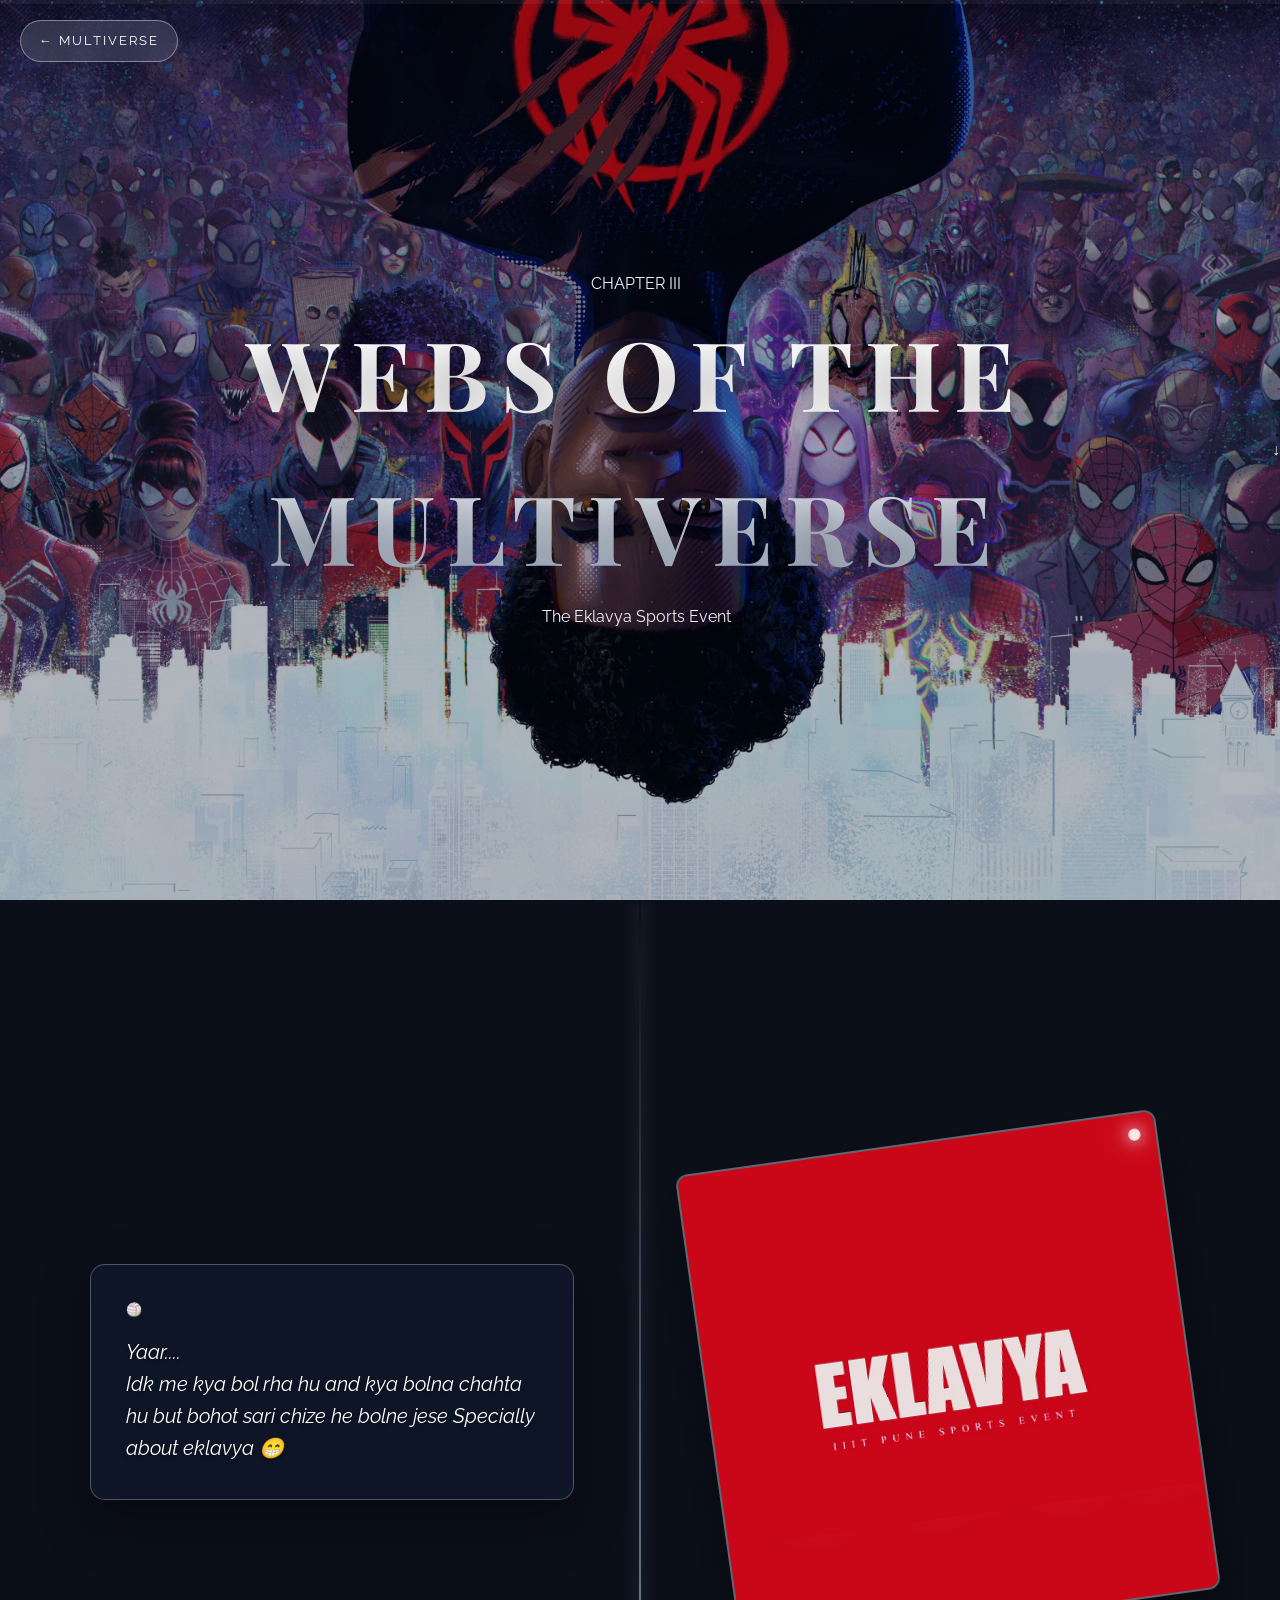
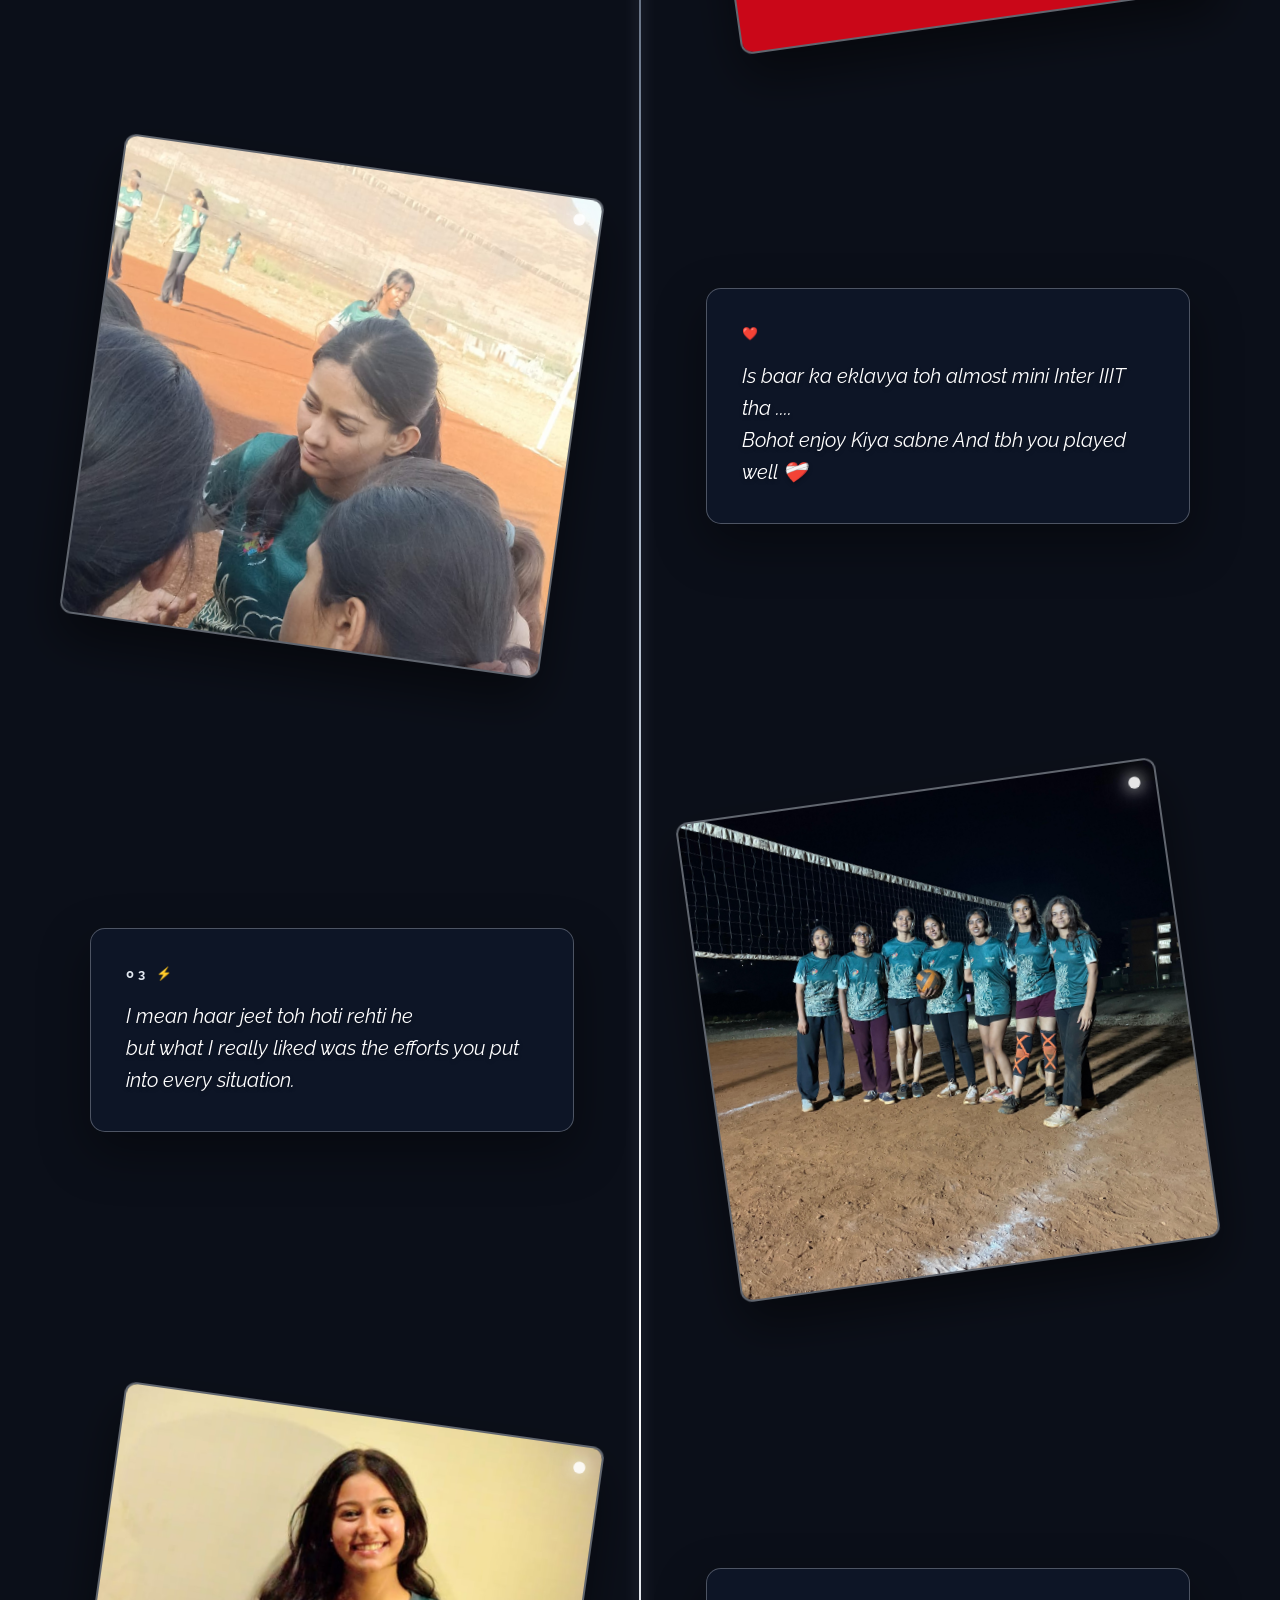
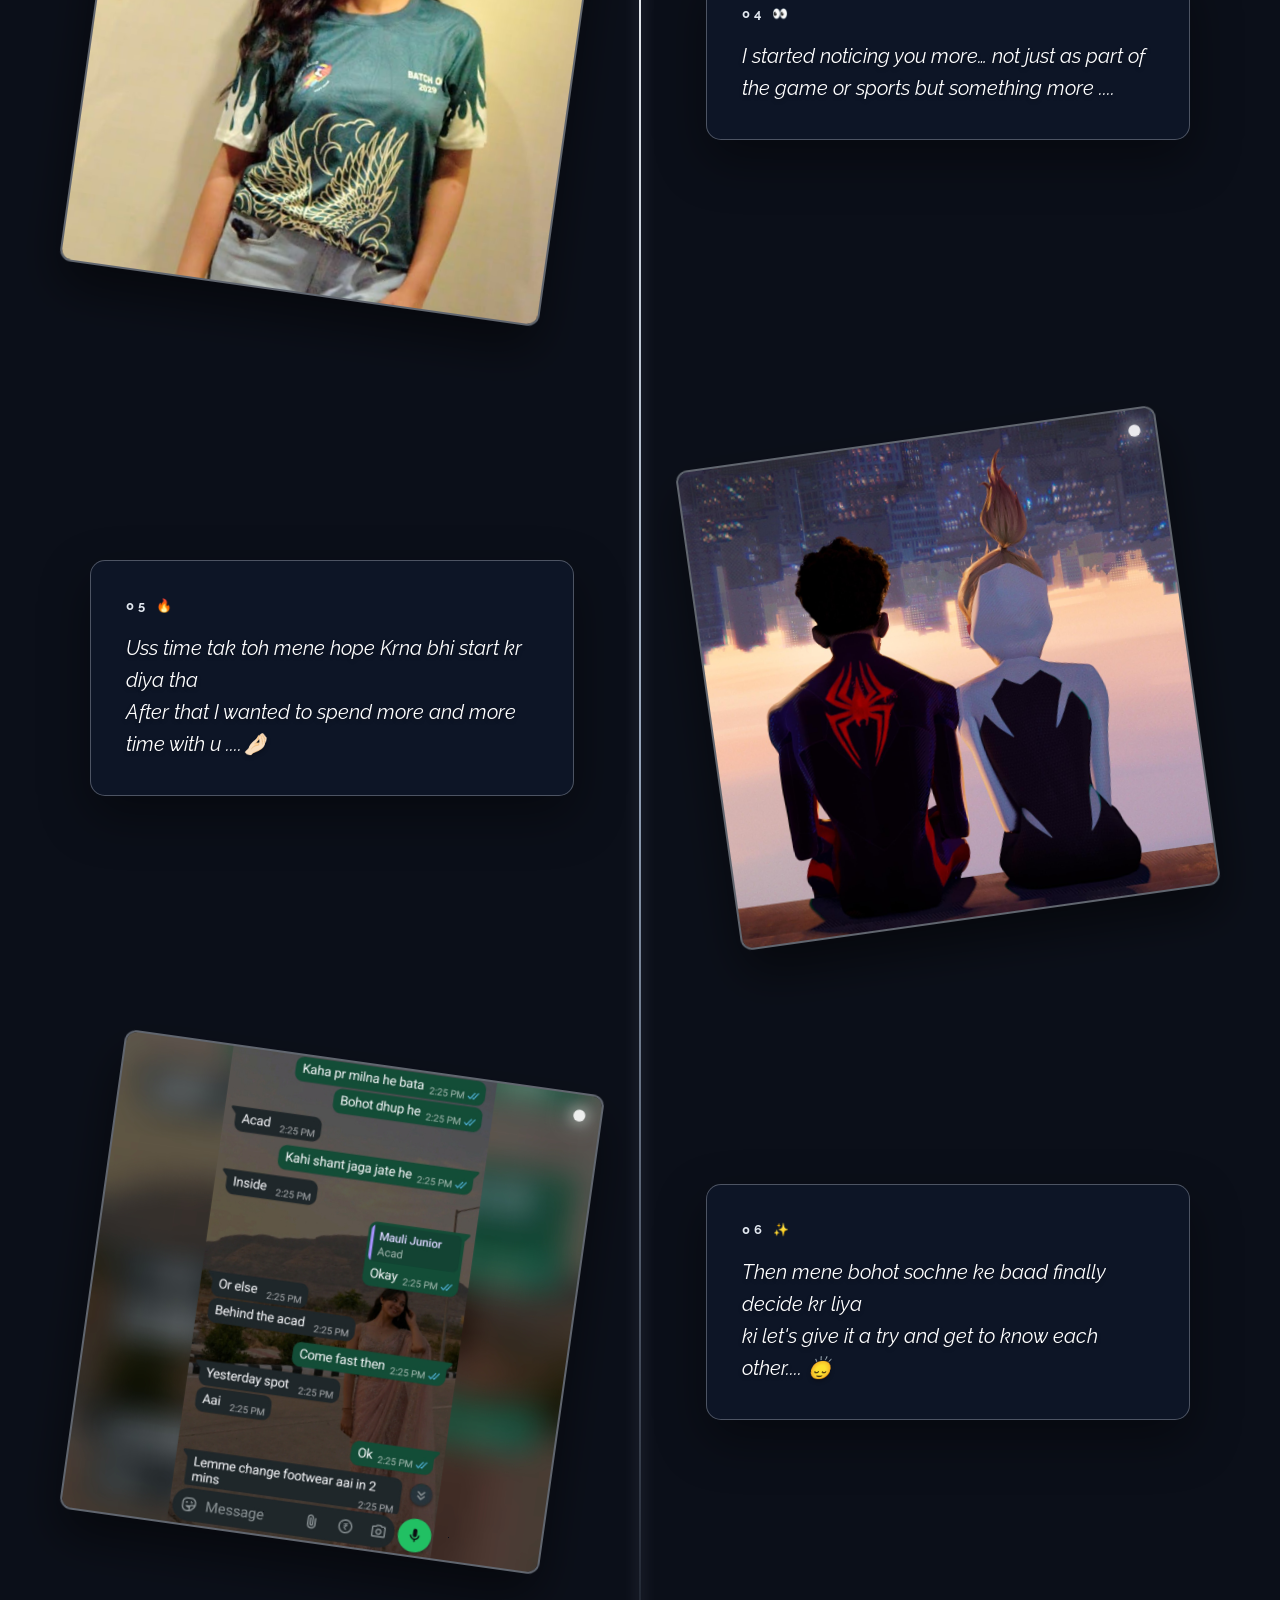
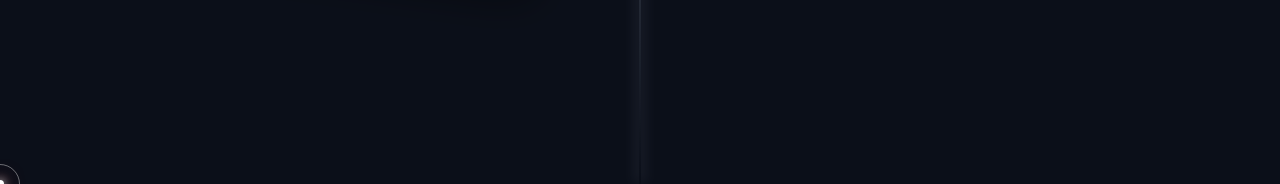
<file: timeline03.html>
<!DOCTYPE html>
<html lang="en">

<head>
    <meta charset="UTF-8">
    <meta name="viewport" content="width=device-width, initial-scale=1.0">
    <title>Webs of the Multiverse</title>
    <link rel="stylesheet" href="css/timeline03.css">
    <link rel="stylesheet" href="css/cursor.css">
</head>

<body>

    <div class="progress-container">
        <div class="progress-bar" id="myBar"></div>
    </div>

    <a class="back-btn" href="multiverse.html">← Multiverse</a>

    <section class="hero">
        <div class="hero-content">
            <div class="hero-chapter">CHAPTER III</div>
            <h1>Webs of the Multiverse</h1>
            <p class="hero-sub">The Eklavya Sports Event</p>
        </div>
        <div class="scroll-indicator">↓</div>
    </section>

    <section class="timeline">
        <div class="timeline-item left reveal">
            <div class="timeline-text">
                <span class="tn">🏐</span>
                <p>Yaar....<br>
                    Idk me kya bol rha hu and kya bolna chahta hu but bohot sari chize he bolne jese
                    Specially about eklavya 😁</p>
            </div>
            <div class="timeline-img">
                <div class="photo-frame">
                    <img src="assets/images/03chapter01.jpeg" alt="Moment 01">
                    <div class="spider-accent"></div>
                </div>
            </div>
        </div>

        <div class="timeline-item right reveal">
            <div class="timeline-text">
                <span class="tn">❤️</span>
                <p>Is baar ka eklavya toh almost mini Inter IIIT tha .... <br>
                    Bohot enjoy Kiya sabne
                    And tbh you played well ❤️‍🩹<br>
                </p>
            </div>
            <div class="timeline-img">
                <div class="photo-frame">
                    <img src="assets/images/03chapter02.jpeg" alt="Moment 02">
                    <div class="spider-accent"></div>
                </div>
            </div>
        </div>

        <div class="timeline-item left reveal">
            <div class="timeline-text">
                <span class="tn">03 ⚡</span>
                <p> I mean haar jeet toh hoti rehti he <br>
                    but what I really liked was the efforts you put into every situation. </p>
            </div>
            <div class="timeline-img">
                <div class="photo-frame">
                    <img src="assets/images/03chapter03.jpeg" alt="Moment 03">
                    <div class="spider-accent"></div>
                </div>
            </div>
        </div>

        <div class="timeline-item right reveal">
            <div class="timeline-text">
                <span class="tn">04 👀</span>
                <p>I started noticing you more… not just as part of the game or sports but something more .... </p>
            </div>
            <div class="timeline-img">
                <div class="photo-frame">
                    <img src="assets/images/03chapter04.jpeg" alt="Moment 04">
                    <div class="spider-accent"></div>
                </div>
            </div>
        </div>

        <div class="timeline-item left reveal">
            <div class="timeline-text">
                <span class="tn">05 🔥</span>
                <p>Uss time tak toh mene hope Krna bhi start kr diya tha <br>
                    After that I wanted to spend more and more time with u ....🤌🏻 </p>
            </div>
            <div class="timeline-img">
                <div class="photo-frame">
                    <img src="assets/images/03multiverseBackground.jpeg" alt="Moment 05">
                    <div class="spider-accent"></div>
                </div>
            </div>
        </div>

        <div class="timeline-item right reveal">
            <div class="timeline-text">
                <span class="tn">06 ✨</span>
                <p>Then mene bohot sochne ke baad finally decide kr liya<br> ki let's give it a try and get to know each
                    other.... 🙂‍↕️</p>
            </div>
            <div class="timeline-img">
                <div class="photo-frame">
                    <img src="assets/images/03chapter06.jpeg" alt="Moment 06">
                    <div class="spider-accent"></div>
                </div>
            </div>
        </div>
    </section>

    <audio id="bg-music" loop>
        <source src="assets/audio/multiverseSong.mp3" type="audio/mpeg">
    </audio>

    <script src="js/timelines.js"></script>
    <script src="js/cursor.js"></script>
    <script src="js/musicformultiverse.js"></script>
</body>

</html>
</file>
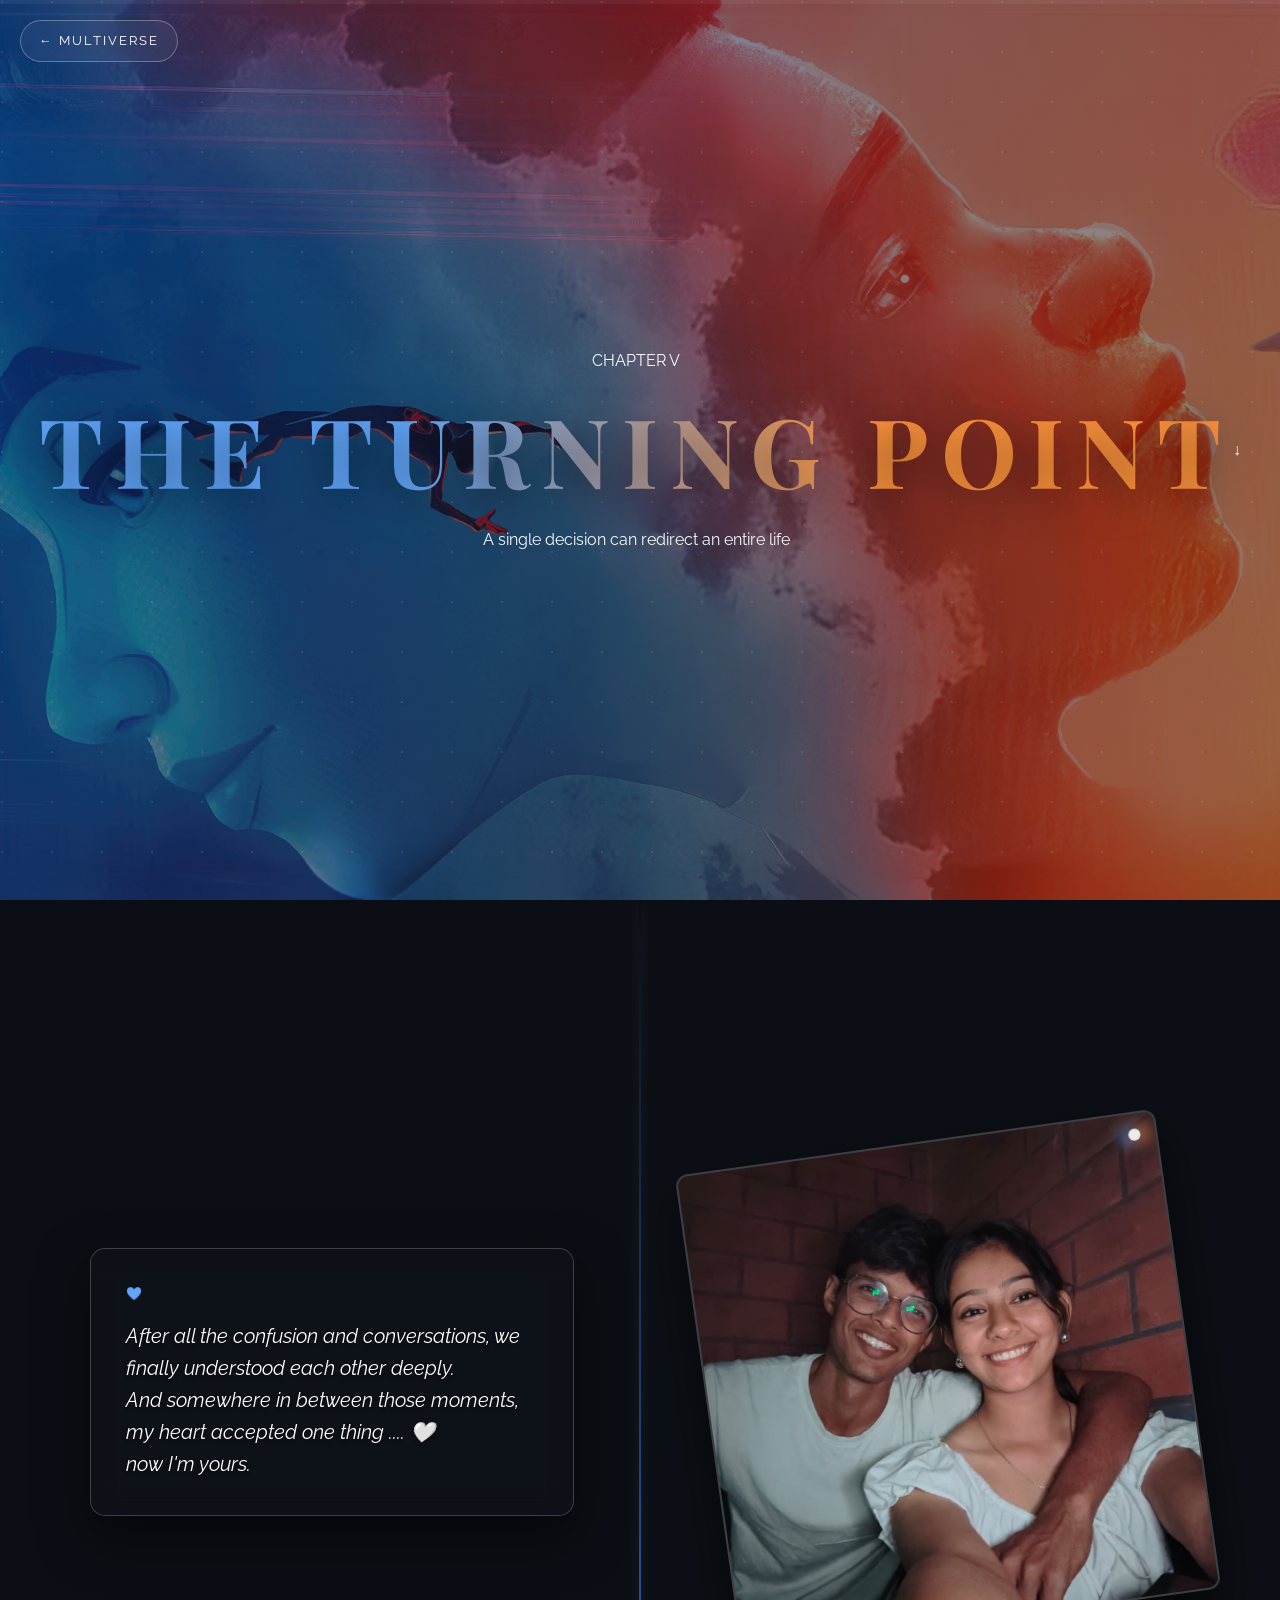
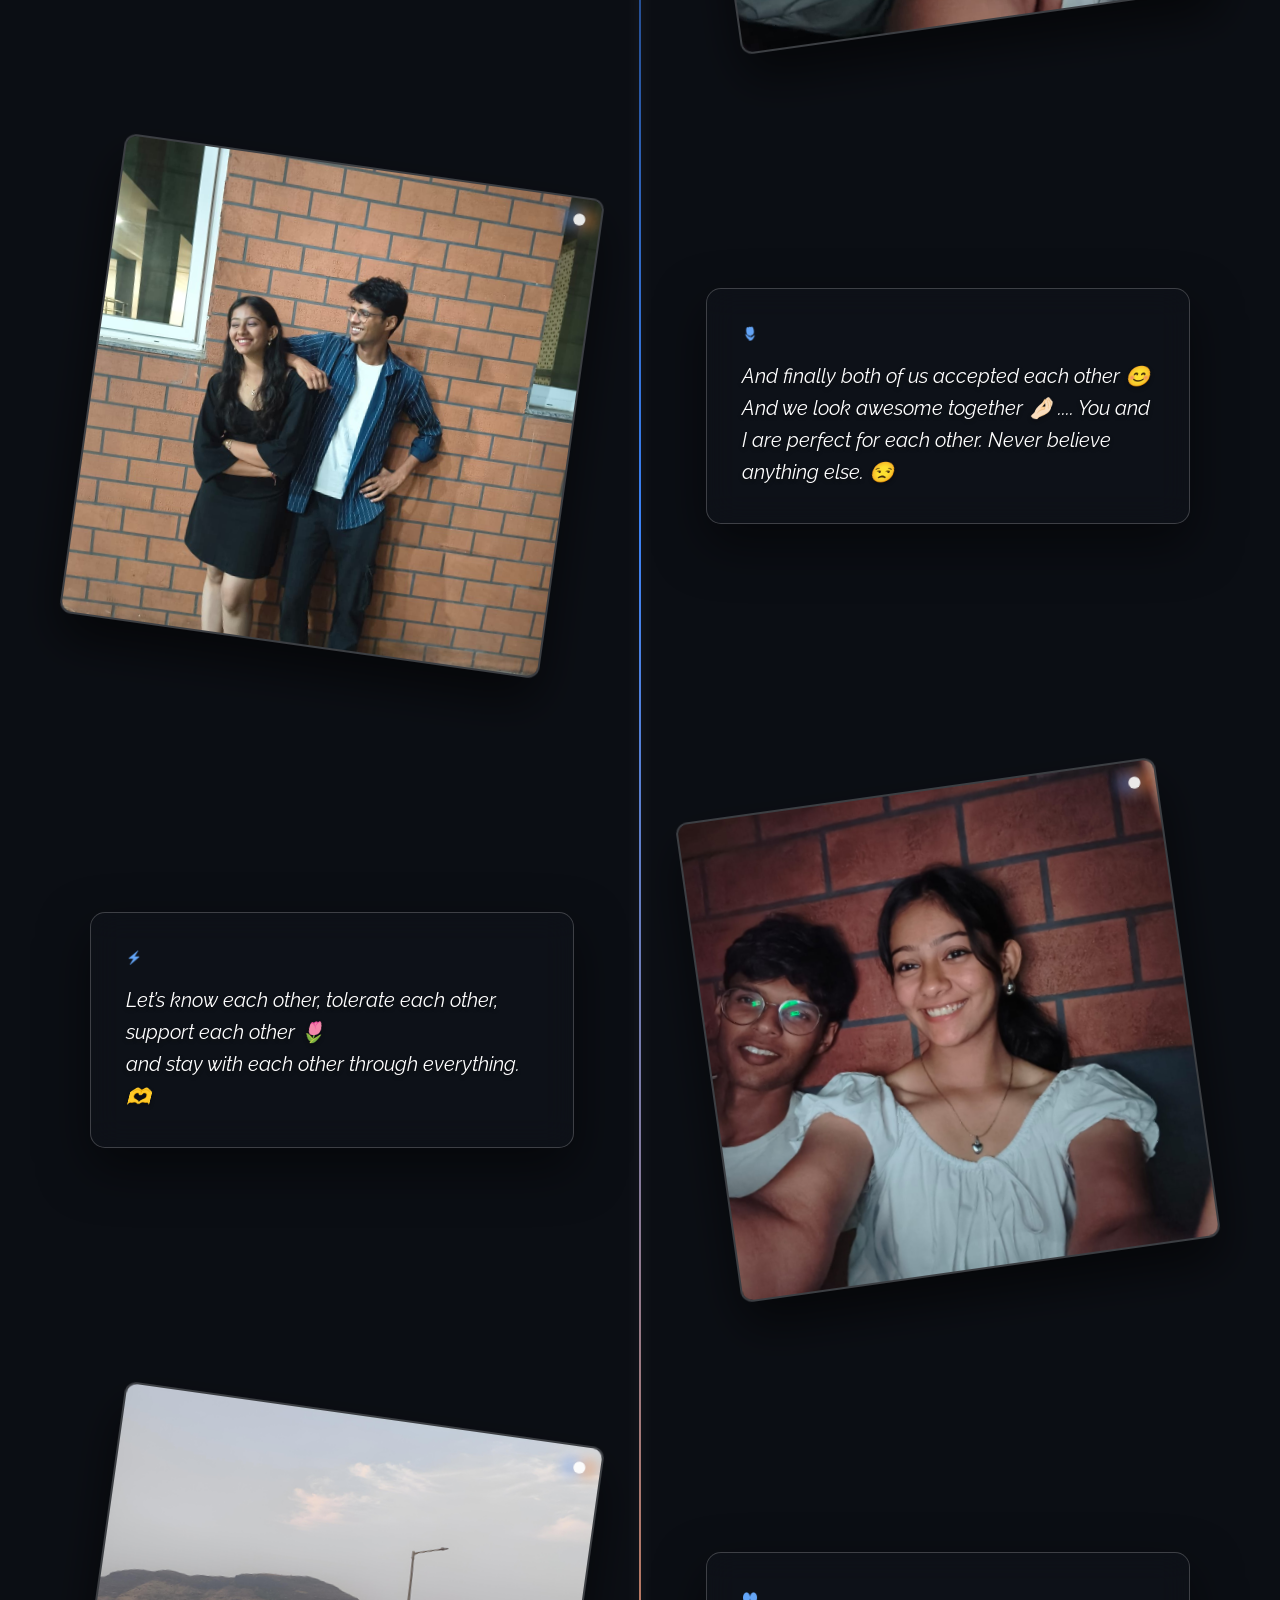
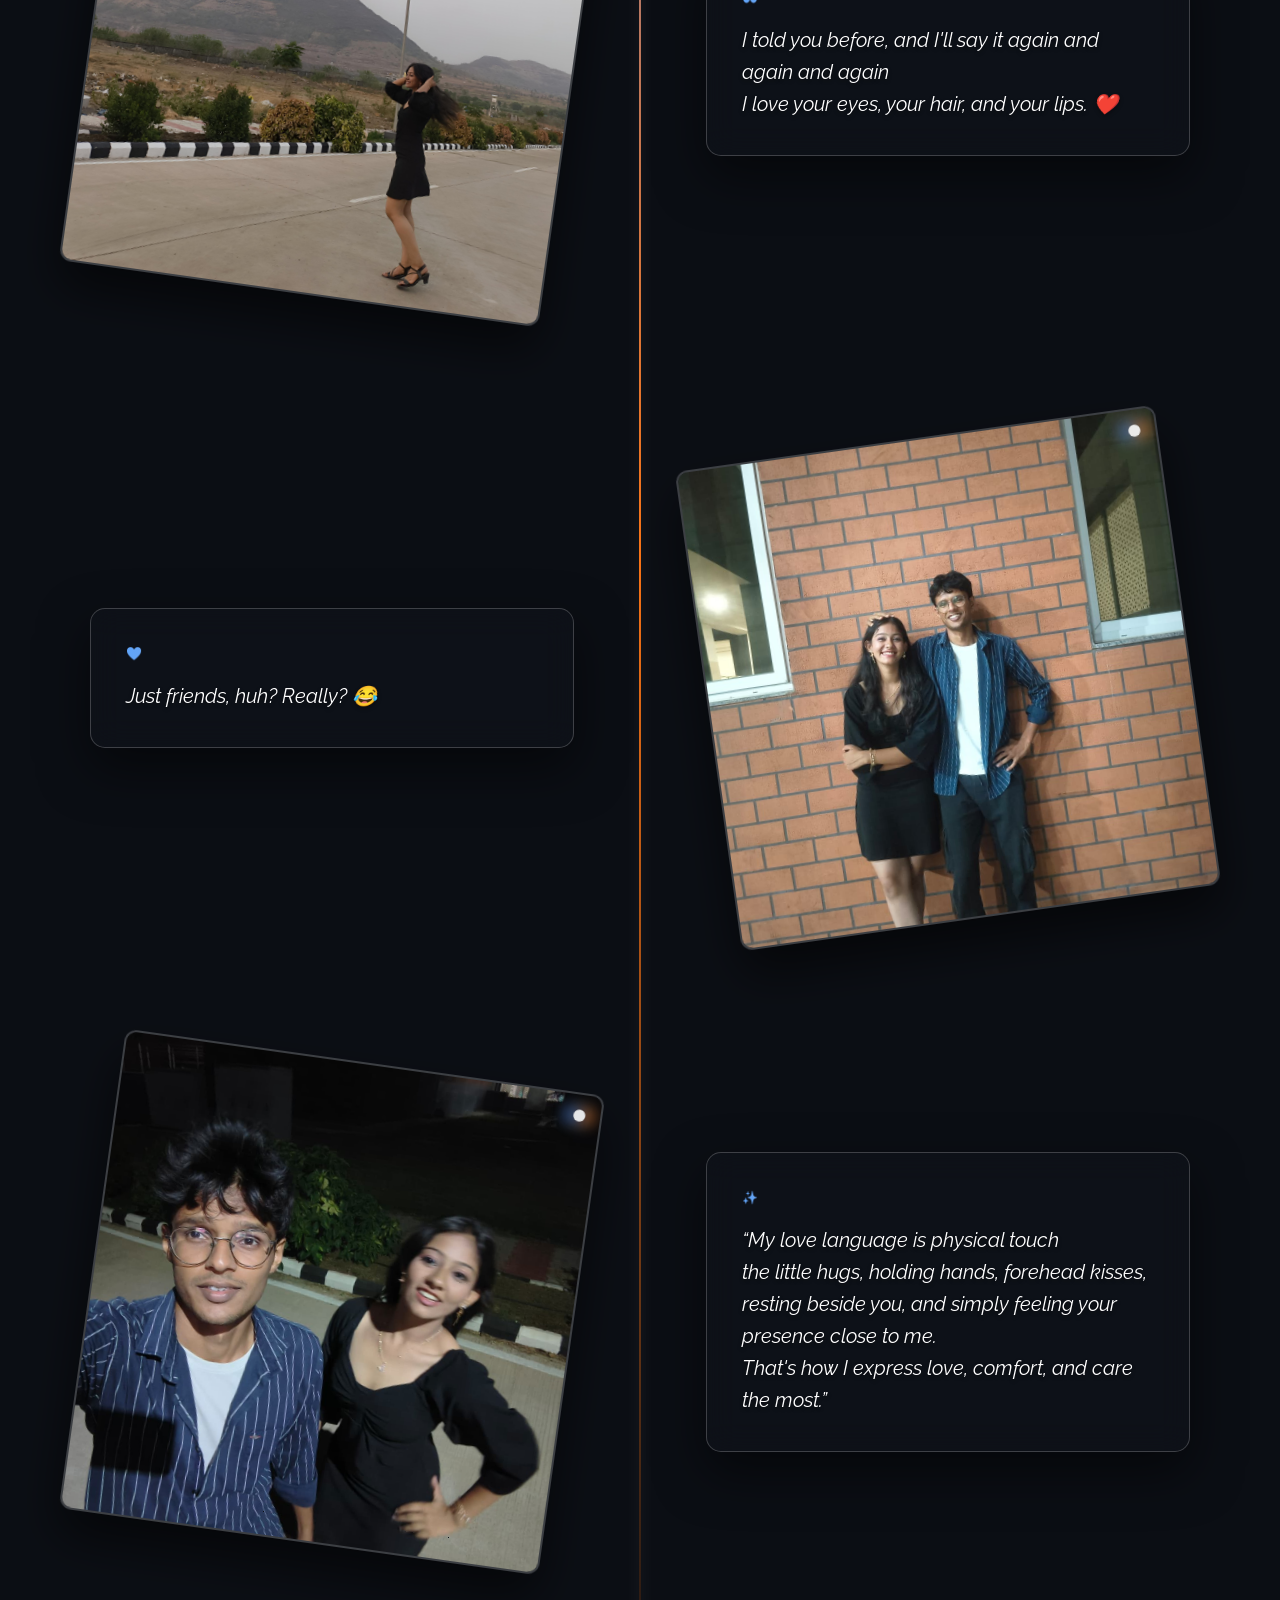
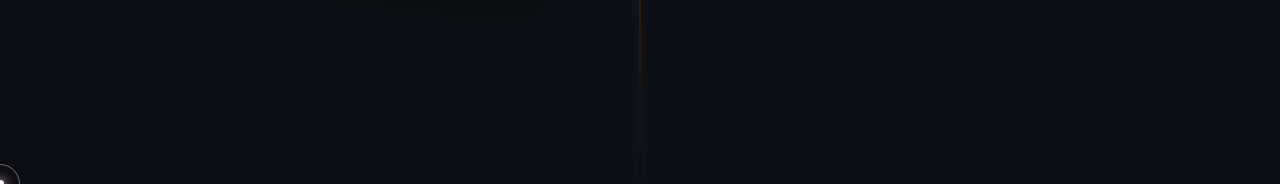
<file: timeline05.html>
<!DOCTYPE html>
<html lang="en">

<head>
    <meta charset="UTF-8">
    <meta name="viewport" content="width=device-width, initial-scale=1.0">
    <title>The first physical touch</title>
    <link rel="stylesheet" href="css/timeline05.css">
    <link rel="stylesheet" href="css/cursor.css">
</head>

<body>

    <div class="progress-container">
        <div class="progress-bar" id="myBar"></div>
    </div>

    <a class="back-btn" href="multiverse.html">← Multiverse</a>

    <section class="hero">
        <div class="hero-content">
            <div class="hero-chapter">CHAPTER V</div>
            <h1>The Turning Point</h1>
            <p class="hero-sub">A single decision can redirect an entire life</p>
        </div>
        <div class="scroll-indicator">↓</div>
    </section>

    <section class="timeline">
        <div class="timeline-item left reveal">
            <div class="timeline-text">
                <span class="tn">🤍</span>
                <p>After all the confusion and conversations,
                    we finally understood each other deeply.<br>
                    And somewhere in between those moments,
                    my heart accepted one thing .... 🤍 <br> now I'm yours.</p>
            </div>
            <div class="timeline-img">
                <div class="photo-frame">
                    <img src="assets/images/05chapter01.jpeg" alt="Moment 01">
                    <div class="spider-accent"></div>
                </div>
            </div>
        </div>

        <div class="timeline-item right reveal">
            <div class="timeline-text">
                <span class="tn">🌷</span>
                <p>
                    And finally both of us accepted each other 😊<br>
                    And we look awesome together 🤌🏻 ....
                    You and I are perfect for each other. Never believe anything else.
                    😒</p>
            </div>
            <div class="timeline-img">
                <div class="photo-frame">
                    <img src="assets/images/05chapter02.jpeg" alt="Moment 02">
                    <div class="spider-accent"></div>
                </div>
            </div>
        </div>

        <div class="timeline-item left reveal">
            <div class="timeline-text">
                <span class="tn">⚡</span>
                <p>Let’s know each other, tolerate each other, support each other 🌷 <br>and stay with each other
                    through everything. 🫶</p>
            </div>
            <div class="timeline-img">
                <div class="photo-frame">
                    <img src="assets/images/05chapter03.jpeg" alt="Moment 03">
                    <div class="spider-accent"></div>
                </div>
            </div>
        </div>

        <div class="timeline-item right reveal">
            <div class="timeline-text">
                <span class="tn">👀</span>
                <p>I told you before, and I'll say it again and again and again <br> I love your eyes, your hair, and
                    your lips. ❤️</p>
            </div>
            <div class="timeline-img">
                <div class="photo-frame">
                    <img src="assets/images/05chapter04.jpeg" alt="Moment 04">
                    <div class="spider-accent"></div>
                </div>
            </div>
        </div>

        <div class="timeline-item left reveal">
            <div class="timeline-text">
                <span class="tn">❤️</span>
                <p>Just friends, huh? Really? 😂</p>
            </div>
            <div class="timeline-img">
                <div class="photo-frame">
                    <img src="assets/images/05chapter05.jpeg" alt="Moment 05">
                    <div class="spider-accent"></div>
                </div>
            </div>
        </div>

        <div class="timeline-item right reveal">
            <div class="timeline-text">
                <span class="tn">✨</span>
                <p>“My love language is physical touch <br> the little hugs, holding hands, forehead kisses, resting beside
                    you, and simply feeling your presence close to me. <br>That's how I express love, comfort, and care the
                    most.”
                </p>
            </div>
            <div class="timeline-img">
                <div class="photo-frame">
                    <img src="assets/images/05chapter06.jpeg" alt="Moment 06">
                    <div class="spider-accent"></div>
                </div>
            </div>
        </div>
    </section>

    <audio id="bg-music" loop>
        <source src="assets/audio/multiverseSong.mp3" type="audio/mpeg">
    </audio>

    <script src="js/timelines.js"></script>
    <script src="js/cursor.js"></script>
    <script src="js/musicformultiverse.js"></script>
</body>

</html>
</file>
<file: css/multiverse.css>
/* ═══════════════════════════════════════════════════
   RESET & VARIABLES
═══════════════════════════════════════════════════ */
*, *::before, *::after {
    margin: 0; padding: 0;
    box-sizing: border-box;
}

:root {
    --red:    #e50914;
    --gold:   #f5c518;
    --deep:   #04060d;
    --spider-red:  #e50914;
    --spider-dark: #0a0005;
    --text-mute:   rgba(255,255,255,0.4);
    --text-soft:   rgba(255,255,255,0.7);
    --border:      rgba(255,255,255,0.08);
}

html, body {
    height: 100%;
    overflow: hidden;
    color: #fff;
    font-family: 'Raleway', sans-serif;
    cursor: default;

    /* ✅ background image */
    background: 
        linear-gradient(rgba(4,6,13,0.75), rgba(4,6,13,0.85)), /* dark overlay */
        url("../assets/images/03multiverseBackground.jpeg") center/cover no-repeat fixed;

    background-color: var(--spider-dark); /* fallback */
}


/* ═══════════════════════════════════════════════════
   BACKGROUND CANVASES
═══════════════════════════════════════════════════ */
#mv-stars, #mv-web {
    position: fixed;
    inset: 0;
    pointer-events: none;
    z-index: 0;
}
#mv-stars { z-index: 0; }
#mv-web   { z-index: 1; opacity: 0.12; }

/* ═══════════════════════════════════════════════════
   AURORA
═══════════════════════════════════════════════════ */
.mv-aurora {
    position: fixed;
    inset: 0;
    z-index: 0;
    pointer-events: none;
    overflow: hidden;
}
.mv-aurora::before,
.mv-aurora::after {
    content: "";
    position: absolute;
    border-radius: 50%;
    filter: blur(140px);
    opacity: 0.12;
    animation: auroraFloat 18s ease-in-out infinite alternate;
}
.mv-aurora::before {
    width: 80vw; height: 80vw;
    background: radial-gradient(circle, #e50914 0%, transparent 65%);
    top: -30%; left: -20%;
}
.mv-aurora::after {
    width: 70vw; height: 70vw;
    background: radial-gradient(circle, #3d0000 0%, transparent 65%);
    bottom: -30%; right: -20%;
    animation-delay: -9s;
}
@keyframes auroraFloat {
    from { transform: translate(0,0) scale(1); }
    to   { transform: translate(8%, 10%) scale(1.2); }
}

/* ═══════════════════════════════════════════════════
   TRANSITION OVERLAY
═══════════════════════════════════════════════════ */
#mv-overlay {
    position: fixed;
    inset: 0;
    z-index: 9000;
    background: var(--spider-dark);
    pointer-events: none;
    opacity: 1;
    transition: opacity 0.6s ease;
}
#mv-overlay.visible { opacity: 1; }
#mv-overlay.hidden  { opacity: 0; }

/* ═══════════════════════════════════════════════════
   BACK BUTTON
═══════════════════════════════════════════════════ */
.back-btn {
    position: fixed;
    top: 22px;
    left: 24px;
    z-index: 100;
    display: flex;
    align-items: center;
    gap: 8px;
    background: rgba(229,9,20,0.12);
    border: 1px solid rgba(229,9,20,0.35);
    border-radius: 50px;
    padding: 9px 20px;
    color: rgba(255,255,255,0.8);
    font-family: 'Raleway', sans-serif;
    font-size: 0.82rem;
    font-weight: 600;
    letter-spacing: 0.08em;
    text-transform: uppercase;
    text-decoration: none;
    cursor: pointer;
    transition: background 0.25s, border-color 0.25s, color 0.25s, transform 0.25s;
}
.back-btn:hover {
    background: rgba(229,9,20,0.25);
    border-color: var(--red);
    color: #fff;
    transform: translateX(-3px);
}
.back-arrow {
    font-size: 1rem;
    transition: transform 0.2s;
}
.back-btn:hover .back-arrow { transform: translateX(-4px); }

/* ═══════════════════════════════════════════════════
   PAGE HEADER
═══════════════════════════════════════════════════ */
.mv-header {
    position: relative;
    z-index: 10;
    text-align: center;
    padding: 28px 20px 0;
    animation: fadeDown 0.9s cubic-bezier(0.16,1,0.3,1) both;
    animation-delay: 0.5s;
}
@keyframes fadeDown {
    from { opacity: 0; transform: translateY(-24px); }
    to   { opacity: 1; transform: translateY(0); }
}

.mv-eyebrow {
    font-size: 0.68rem;
    letter-spacing: 0.25em;
    color: var(--text-mute);
    font-weight: 600;
    text-transform: uppercase;
    margin-bottom: 8px;
}
.mv-title {
    font-family: 'Bangers', cursive;
    font-size: clamp(2.4rem, 6vw, 4rem);
    letter-spacing: 0.06em;
    background: linear-gradient(135deg, #fff 30%, var(--red) 100%);
    -webkit-background-clip: text;
    -webkit-text-fill-color: transparent;
    background-clip: text;
    margin-bottom: 6px;
    line-height: 1;
}
.mv-subtitle {
    font-size: 0.88rem;
    color: var(--text-mute);
    margin: 0;
    letter-spacing: 0.06em;
}

/* ── Chapter Container ── */
.un-chapter {
    margin-top: 18px;
    text-align: center;
    display: flex;
    flex-direction: column;
    align-items: center;
    gap: 6px;
    pointer-events: none;
    transform: translateY(0);
    transition: transform 0.4s ease;
}

/* subtle lift on hover */
.universe-node:hover .un-chapter {
    transform: translateY(-6px);
}

/* ── Chapter Number ── */
.chapter-number {
    font-family: 'Raleway', sans-serif;
    font-size: 0.65rem;
    letter-spacing: 4px;
    color: rgba(255,255,255,0.35);
    text-transform: uppercase;
    position: relative;
}

/* glowing divider line */
.chapter-number::after {
    content: "";
    display: block;
    width: 30px;
    height: 1px;
    margin: 6px auto 0;
    background: linear-gradient(90deg, transparent, rgba(255,255,255,0.5), transparent);
    opacity: 0.6;
}

/* ── Chapter Title ── */
.chapter-title {
    font-family: 'Playfair Display', serif;
    font-size: 1rem;
    font-weight: 600;
    color: #ffffff;
    max-width: 140px;
    line-height: 1.4;
    letter-spacing: 0.5px;

    /* 🔥 cinematic glow */
    text-shadow:
        0 0 6px rgba(255,255,255,0.2),
        0 0 18px rgba(229,9,20,0.25);

    transition: all 0.35s ease;
}

/* ── Hover Effect ── */
.universe-node:hover .chapter-title {
    color: var(--c);

    text-shadow:
        0 0 10px var(--c),
        0 0 30px rgba(229,9,20,0.5);

    transform: translateY(-2px) scale(1.05);
}

/* ── Optional subtle pulse (premium feel) ── */
.chapter-title {
    animation: chapterGlow 4s ease-in-out infinite;
}

@keyframes chapterGlow {
    0%, 100% {
        text-shadow:
            0 0 6px rgba(255,255,255,0.15),
            0 0 18px rgba(229,9,20,0.2);
    }
    50% {
        text-shadow:
            0 0 10px rgba(255,255,255,0.3),
            0 0 28px rgba(229,9,20,0.4);
    }
}

/* ═══════════════════════════════════════════════════
   TIMELINE WRAPPER
═══════════════════════════════════════════════════ */
.timeline-wrapper {
    position: relative;
    z-index: 10;
    flex: 1;
    display: flex;
    align-items: center;
    overflow: hidden;
    padding: 20px 0;
    margin-top: 10px;
}

/* The red horizontal spine line */
.timeline-track-line {
    display: none;
}

/* Scrollable timeline */
.timeline-scroll {
    display: flex;
    align-items: center;
    gap: 0;
    overflow-x: auto;
    overflow-y: visible;
    padding: 40px 80px;
    scroll-behavior: smooth;
    scrollbar-width: none;
    width: 100%;
    position: relative;
    z-index: 2;
}
.timeline-scroll::-webkit-scrollbar { display: none; }

/* ═══════════════════════════════════════════════════
   UNIVERSE NODES
═══════════════════════════════════════════════════ */
.universe-node {
    display: flex;
    flex-direction: column;
    align-items: center;
    flex-shrink: 0;
    cursor: pointer;
    position: relative;
    padding: 0 16px;
    transition: transform 0.35s cubic-bezier(0.34,1.56,0.64,1);
}
.universe-node:hover { transform: translateY(-12px) scale(1.04); }

/* Vertical connector line from spine to circle */
.un-connector {
    width: 1px;
    height: 40px;
    background: linear-gradient(to bottom, rgba(229,9,20,0.5), rgba(229,9,20,0.1));
    margin-bottom: 10px;
    flex-shrink: 0;
}
.universe-node--future .un-connector {
    background: linear-gradient(to bottom, rgba(245,197,24,0.5), rgba(245,197,24,0.1));
}

/* Portal circle */
.un-portal {
    position: relative;
    width: 200px;
    height: 200px;
    display: flex;
    align-items: center;
    justify-content: center;
    flex-shrink: 0;
}

/* Spinning rings */
.un-ring {
    position: absolute;
    border-radius: 50%;
    border: 1.5px solid transparent;
    border-top-color: var(--c, var(--red));
    animation: spinRing linear infinite;
}
.un-ring-1 {
    inset: 0;
    animation-duration: 6s;
    border-right-color: rgba(255,255,255,0.06);
}
.un-ring-2 {
    inset: 10px;
    animation-duration: 9s;
    animation-direction: reverse;
    border-bottom-color: var(--c, var(--red));
    border-top-color: transparent;
    opacity: 0.6;
}
@keyframes spinRing { to { transform: rotate(360deg); } }
/* Image circle */
.un-img-wrap {
    position: absolute;
    inset: 18px;
    border-radius: 50%;
    overflow: hidden;
    border: 2px solid rgba(255,255,255,0.1);
    box-shadow: 0 0 20px rgba(229,9,20,0.25), 0 0 40px rgba(229,9,20,0.08);
    transition: box-shadow 0.35s ease;
}

/* ✅ background overlay (new) */
.un-img-wrap::after {
    content: "";
    position: absolute;
    inset: 0;
    background: url("../assets/images/04mutiverseLogos.jpg") center/cover no-repeat;
    opacity: 0.5;              /* adjust 0.2–0.35 if needed */
    z-index: 1;
}

.universe-node:hover .un-img-wrap {
    box-shadow: 0 0 30px var(--c, var(--red)), 0 0 60px rgba(229,9,20,0.2);
}

.un-img-wrap img {
    width: 100%;
    height: 100%;
    object-fit: cover;
    display: block;
    position: relative;         /* ✅ keep image above base */
    z-index: 2;
    transition: transform 0.45s ease;
}

.universe-node:hover .un-img-wrap img {
    transform: scale(1.1);
}
/* Future universe placeholder */
.un-img-future {
    background: radial-gradient(circle, rgba(245,197,24,0.15) 0%, rgba(4,6,13,0.9) 70%);
    border-color: rgba(245,197,24,0.3);
    box-shadow: 0 0 20px rgba(245,197,24,0.2);
}
.un-future-content {
    position: absolute;
    inset: 0;
    display: flex;
    flex-direction: column;
    align-items: center;
    justify-content: center;
    gap: 4px;
}

@keyframes infPulse {
    0%,100% { transform: scale(1); opacity: 0.7; }
    50%     { transform: scale(1.15); opacity: 1; }
}
.un-future-label {
    font-size: 0.55rem;
    letter-spacing: 0.1em;
    color: rgba(245,197,24,0.6);
    text-transform: uppercase;
    font-weight: 700;
}

/* Overlay on hover */
.un-img-overlay {
    position: absolute;
    inset: 0;
    background: rgba(229,9,20,0.0);
    display: flex;
    align-items: center;
    justify-content: center;
    transition: background 0.3s;
    border-radius: 50%;
}
.universe-node:hover .un-img-overlay { background: rgba(229,9,20,0.35); }
.universe-node--future:hover .un-img-overlay { background: rgba(245,197,24,0.25); }

.un-enter {
    font-size: 0.65rem;
    font-weight: 700;
    letter-spacing: 0.2em;
    color: #fff;
    text-transform: uppercase;
    opacity: 0;
    transform: scale(0.7);
    transition: opacity 0.3s, transform 0.3s;
}
.universe-node:hover .un-enter {
    opacity: 1;
    transform: scale(1);
}

/* Label below each portal */
.un-label {
    margin-top: 14px;
    text-align: center;
}
.un-num {
    font-size: 0.6rem;
    letter-spacing: 0.18em;
    color: var(--text-mute);
    text-transform: uppercase;
    font-weight: 600;
    margin-bottom: 2px;
}
.un-name {
    font-family: 'Bangers', cursive;
    font-size: 1.5rem;
    letter-spacing: 0.08em;
    color: var(--c, var(--red));
    line-height: 1;
    margin-bottom: 4px;
}
.un-desc {
    font-size: 0.72rem;
    color: var(--text-soft);
    letter-spacing: 0.04em;
}

/* ═══════════════════════════════════════════════════
   SCROLL ARROWS
═══════════════════════════════════════════════════ */
.scroll-arrow {
    position: absolute;
    top: 50%;
    transform: translateY(-50%);
    z-index: 20;
    width: 44px; height: 44px;
    border-radius: 50%;
    border: 1px solid rgba(229,9,20,0.4);
    background: rgba(4,6,13,0.7);
    color: rgba(255,255,255,0.7);
    font-size: 1.6rem;
    line-height: 1;
    cursor: pointer;
    display: flex;
    align-items: center;
    justify-content: center;
    transition: background 0.25s, border-color 0.25s, color 0.25s;
    backdrop-filter: blur(8px);
}
.scroll-arrow:hover {
    background: rgba(229,9,20,0.25);
    border-color: var(--red);
    color: #fff;
}
.scroll-left  { left: 10px; }
.scroll-right { right: 10px; }

/* ═══════════════════════════════════════════════════
   NEXT BUTTON (Continue to reasons)
═══════════════════════════════════════════════════ */
.mv-next-wrap {
    position: fixed;
    bottom: 28px;
    left: 50%;
    transform: translateX(-50%);
    z-index: 100;
    animation: fadeUp 0.8s 1s cubic-bezier(0.16,1,0.3,1) both;
}
@keyframes fadeUp {
    from { opacity: 0; transform: translateX(-50%) translateY(20px); }
    to   { opacity: 1; transform: translateX(-50%) translateY(0); }
}

.mv-next-btn {
    display: flex;
    align-items: center;
    gap: 10px;
    background: linear-gradient(135deg, #b00 0%, #e50914 55%, #ff3040 100%);
    border: none;
    border-radius: 50px;
    padding: 14px 36px;
    color: #fff;
    font-family: 'Raleway', sans-serif;
    font-size: 0.88rem;
    font-weight: 700;
    letter-spacing: 0.1em;
    text-transform: uppercase;
    cursor: pointer;
    box-shadow: 0 6px 28px rgba(229,9,20,0.4);
    transition: transform 0.28s cubic-bezier(0.34,1.56,0.64,1), box-shadow 0.28s;
    overflow: hidden;
    position: relative;
}
.mv-next-btn::before {
    content: "";
    position: absolute;
    inset: 0;
    background: linear-gradient(110deg, transparent 30%, rgba(255,255,255,0.25) 50%, transparent 70%);
    transform: translateX(-100%);
    transition: transform 0.5s ease;
}
.mv-next-btn:hover {
    transform: scale(1.07) translateY(-3px);
    box-shadow: 0 12px 40px rgba(229,9,20,0.6);
}
.mv-next-btn:hover::before { transform: translateX(100%); }
.mv-next-btn:active { transform: scale(0.96); }

.mv-next-arrow {
    font-size: 1.2rem;
    transition: transform 0.2s;
}
.mv-next-btn:hover .mv-next-arrow { transform: translateX(4px); }

/* ═══════════════════════════════════════════════════
   RIPPLE (reuse from main)
═══════════════════════════════════════════════════ */
.ripple {
    position: absolute;
    border-radius: 50%;
    background: rgba(255,255,255,0.3);
    transform: scale(0);
    animation: rippleAnim 0.65s linear;
    pointer-events: none;
}
@keyframes rippleAnim { to { transform: scale(4.5); opacity: 0; } }

.sparkle {
    position: fixed;
    pointer-events: none;
    z-index: 9999;
    animation: sparklePop 0.85s ease forwards;
}
@keyframes sparklePop {
    0%   { transform: scale(0) rotate(0deg); opacity:1; }
    55%  { transform: scale(1.5) rotate(25deg); opacity:1; }
    100% { transform: scale(0.7) rotate(55deg) translateY(-28px); opacity:0; }
}

/* ═══════════════════════════════════════════════════
   RESPONSIVE
═══════════════════════════════════════════════════ */
@media (max-width: 600px) {
    .mv-title { font-size: 2.2rem; }
    .un-portal { width: 105px; height: 105px; }
    .un-label { display: none; }
    .timeline-scroll { padding: 30px 60px; gap: 0; }
}
</file>
<file: css/cursor.css>
/* --- GLOBAL CUSTOM CURSOR --- */
body {
    cursor: none !important; /* Hide system cursor */
}

#cursor-dot {
    width: 8px;
    height: 8px;
    background-color: #fff;
    position: fixed;
    pointer-events: none;
    z-index: 10000;
    border-radius: 50%;
    box-shadow: 0 0 10px #fff, 0 0 20px rgba(229, 9, 20, 0.8);
    transform: translate(-50%, -50%);
}

#cursor-outline {
    width: 40px;
    height: 40px;
    border: 1.5px solid rgba(255, 255, 255, 0.4);
    position: fixed;
    pointer-events: none;
    z-index: 9999;
    border-radius: 50%;
    transform: translate(-50%, -50%);
    transition: transform 0.15s ease-out, background-color 0.3s, border-color 0.3s;
}

/* Hide cursor on mobile for better UX */
@media (max-width: 768px) {
    body { cursor: auto !important; }
    #cursor-dot, #cursor-outline { display: none; }
}
</file>
<file: css/proposal.css>
* {
    margin: 0;
    padding: 0;
    box-sizing: border-box;
}

body {
    min-height: 100vh;
    overflow: hidden;

    display: flex;
    justify-content: center;
    align-items: center;

    position: relative;

    background:
        linear-gradient(rgba(10, 15, 30, 0.55),
            rgba(0, 0, 0, 0.82)),
        url("../assets/images/proposal.jpg") no-repeat center center;

    background-size: cover;
    background-attachment: fixed;

    font-family: 'Montserrat', sans-serif;
    color: white;

    animation:
        backgroundZoom 18s ease-in-out infinite alternate;
}

/* =========================================
   MULTIVERSE GLOW
========================================= */

body::before {

    content: "";

    position: absolute;
    inset: -20%;

    background:
        radial-gradient(circle at 20% 20%,
            rgba(255, 215, 0, 0.18),
            transparent 28%),

        radial-gradient(circle at 80% 30%,
            rgba(0, 140, 255, 0.15),
            transparent 35%),

        radial-gradient(circle at 50% 80%,
            rgba(255, 50, 50, 0.14),
            transparent 40%);

    filter: blur(110px);

    animation:
        multiverseMove 16s ease-in-out infinite alternate;

    z-index: 0;

    pointer-events: none;
}

/* =========================================
   CINEMATIC OVERLAY
========================================= */

body::after {

    content: "";

    position: absolute;
    inset: 0;

    background:
        linear-gradient(to bottom,
            rgba(255, 255, 255, 0.03),
            rgba(0, 0, 0, 0.35));

    mix-blend-mode: soft-light;

    animation:
        flicker 6s infinite alternate;

    pointer-events: none;

    z-index: 1;
}

/* =========================================
   PARTICLES
========================================= */

/* =========================================
   PARTICLES — FIXED VERSION
========================================= */

.particles {

    position: fixed;

    inset: 0;

    overflow: hidden;

    pointer-events: none;

    z-index: 0;
}

.particles span {

    position: absolute;

    bottom: -120px;

    border-radius: 50%;

    background:
        rgba(255, 215, 0, 0.65);

    box-shadow:
        0 0 14px rgba(255, 215, 0, 0.8);

    pointer-events: none;

    animation:
        floatParticle linear infinite;
}

@keyframes floatParticle {

    0% {

        transform:
            translateY(0) scale(0.4);

        opacity: 0;
    }

    10% {
        opacity: 1;
    }

    100% {

        transform:
            translateY(-120vh) scale(1.2);

        opacity: 0;
    }
}

/* =========================================
   EXTRA ATMOSPHERE
========================================= */

.ambient {

    position: fixed;
    inset: -20%;

    pointer-events: none;

    filter: blur(120px);

    z-index: 0;
}

.ambient-1 {

    background:
        radial-gradient(circle,
            rgba(0, 140, 255, 0.18),
            transparent 60%);

    animation:
        ambientMove1 18s ease-in-out infinite alternate;
}

.ambient-2 {

    background:
        radial-gradient(circle,
            rgba(255, 0, 85, 0.14),
            transparent 60%);

    animation:
        ambientMove2 22s ease-in-out infinite alternate;
}

/* =========================================
   ANIMATIONS
========================================= */

@keyframes multiverseMove {

    0% {
        transform:
            translate(-3%, -2%) scale(1) rotate(0deg);
    }

    100% {
        transform:
            translate(4%, 3%) scale(1.15) rotate(6deg);
    }
}

@keyframes backgroundZoom {

    0% {
        background-size: 100%;
    }

    100% {
        background-size: 112%;
    }
}

@keyframes flicker {

    0% {
        opacity: 0.25;
    }

    50% {
        opacity: 0.4;
    }

    100% {
        opacity: 0.18;
    }
}



@keyframes ambientMove1 {

    0% {

        transform:
            translate(-5%, -5%) scale(1);
    }

    100% {

        transform:
            translate(5%, 5%) scale(1.2);
    }
}

@keyframes ambientMove2 {

    0% {

        transform:
            translate(6%, -4%) scale(1);
    }

    100% {

        transform:
            translate(-6%, 4%) scale(1.25);
    }
}

.proposal-wrapper {
    width: 100%;
    display: flex;
    justify-content: center;
    align-items: center;
    padding: 20px;
    z-index: 2;
}

/* =========================================
   KEEP MAIN CONTENT ABOVE EFFECTS
========================================= */

.proposal-wrapper,
.proposal-box,
.inner-content,
.btn-group,
button {

    position: relative;

    z-index: 10;
}

/* CARD */
.proposal-box {
    position: relative;
    overflow: hidden;
    width: min(92vw, 850px);
    min-height: 60vh;
    padding: 60px 40px;
    border-radius: 28px;
    border: 1px solid rgba(255, 255, 255, 0.14);
    background: linear-gradient(145deg, rgba(255, 255, 255, 0.10), rgba(255, 255, 255, 0.03));
    background-image: radial-gradient(rgba(255, 255, 255, 0.12) 1.6px, transparent 1.6px);
    background-size: 16px 16px;
    backdrop-filter: blur(22px);
    -webkit-backdrop-filter: blur(22px);
    box-shadow:
        0 25px 90px rgba(0, 0, 0, 0.55),
        0 0 50px rgba(255, 215, 0, 0.08),
        inset 0 1px 1px rgba(255, 255, 255, 0.06);
    display: flex;
    flex-direction: column;
    justify-content: center;
    align-items: center;
    text-align: center;
    transform: rotate(-1deg);
    transition: transform 0.35s ease, box-shadow 0.35s ease;
}

.proposal-box::after {
    content: "";
    position: absolute;
    inset: 8px;
    border-radius: 22px;
    border: 1px solid rgba(255, 255, 255, 0.05);
    pointer-events: none;
    z-index: 1;
}

.proposal-box:hover {
    transform: rotate(0deg) translateY(-5px) scale(1.01);
    box-shadow:
        0 35px 120px rgba(0, 0, 0, 0.65),
        0 0 70px rgba(255, 215, 0, 0.16);
}

/* ═══════════════════════════════════════════════
   PREMIUM CONTINUOUS GLITCH (HIGH VISIBILITY)
═══════════════════════════════════════════════ */
.question {
    font-size: clamp(2.5rem, 7vw, 5.5rem);
    font-weight: 900;
    text-transform: uppercase;
    letter-spacing: 2px;
    margin-bottom: 50px;
    color: #ffffff;
    position: relative;
    display: inline-block;
    cursor: default;
    user-select: none;
    
    /* Slightly more pronounced main text jitter */
    animation: textJitter 3s infinite linear alternate-reverse;
}

/* Chromatic aberration layers */
.question::before,
.question::after {
    content: attr(data-text);
    position: absolute;
    top: 0;
    left: 0;
    width: 100%;
    height: 100%;
    background: transparent;
    pointer-events: none;
    opacity: 0; 
}

/* Red shift - increased shadow distance */
.question::before {
    text-shadow: -4px 0 #E23636; 
    z-index: -1;
    animation: glitchRed 2.5s infinite linear alternate-reverse;
}

/* Blue shift - increased shadow distance */
.question::after {
    text-shadow: 4px 0 #0476F2;
    z-index: -2;
    animation: glitchBlue 2s infinite linear alternate-reverse;
}

/* =========================================
   ANIMATIONS
========================================= */

/* Main text jitter: subtle but happens slightly more often */
@keyframes textJitter {
    0%, 85% {
        transform: translateX(0);
    }
    86% {
        transform: translateX(2px);
    }
    88% {
        transform: translateX(-2px);
    }
    90% {
        transform: translateX(0);
    }
    95% {
        transform: translateX(1px);
    }
    100% {
        transform: translateX(0);
    }
}

/* Red layer: Thicker slices, wider offsets, full opacity */
@keyframes glitchRed {
    0%, 65% {
        clip-path: none;
        transform: translate(0);
        opacity: 0;
    }
    66% {
        clip-path: polygon(0 15%, 100% 15%, 100% 35%, 0 35%);
        transform: translate(-6px, 2px);
        opacity: 1;
    }
    70% {
        clip-path: polygon(0 55%, 100% 55%, 100% 80%, 0 80%);
        transform: translate(5px, -2px);
        opacity: 1;
    }
    75%, 85% {
        clip-path: none;
        transform: translate(0);
        opacity: 0;
    }
    86% {
        clip-path: polygon(0 40%, 100% 40%, 100% 50%, 0 50%);
        transform: translate(-4px, 1px);
        opacity: 1;
    }
    90%, 100% {
        clip-path: none;
        transform: translate(0);
        opacity: 0;
    }
}

/* Blue layer: Thicker slices, wider offsets, full opacity */
@keyframes glitchBlue {
    0%, 55% {
        clip-path: none;
        transform: translate(0);
        opacity: 0;
    }
    56% {
        clip-path: polygon(0 5%, 100% 5%, 100% 25%, 0 25%);
        transform: translate(6px, -2px);
        opacity: 1;
    }
    60% {
        clip-path: polygon(0 75%, 100% 75%, 100% 95%, 0 95%);
        transform: translate(-5px, 2px);
        opacity: 1;
    }
    65%, 80% {
        clip-path: none;
        transform: translate(0);
        opacity: 0;
    }
    81% {
        clip-path: polygon(0 30%, 100% 30%, 100% 45%, 0 45%);
        transform: translate(4px, -1px);
        opacity: 1;
    }
    85%, 100% {
        clip-path: none;
        transform: translate(0);
        opacity: 0;
    }
}

/* Shake animation (JS-triggered) */
.shake {
    animation: shakeAnim 0.3s ease;
}

@keyframes shakeAnim {
    0%,
    100% {
        transform: translateX(0) rotate(-1.5deg);
    }
    25% {
        transform: translateX(-10px) rotate(-3deg);
    }
    50% {
        transform: translateX(10px) rotate(1deg);
    }
    75% {
        transform: translateX(-10px) rotate(-2deg);
    }
}

/* BUTTON GROUP */
.btn-group {
    width: 100%;
    display: flex;
    justify-content: center;
    align-items: center;
    gap: 32px;
    position: relative;
}

/* COMMON BUTTON */
button {
    position: relative;
    overflow: hidden;
    border: none;
    outline: none;
    padding: 20px 52px;
    border-radius: 18px;
    font-family: 'Montserrat', sans-serif;
    font-weight: 900;
    font-size: 1.3rem;
    letter-spacing: 2px;
    cursor: pointer;
    text-transform: uppercase;
    transition: transform 0.18s ease, box-shadow 0.18s ease, background 0.18s ease;
    backdrop-filter: blur(10px);
    isolation: isolate;
}

/* Shine sweep */
button::before {
    content: "";
    position: absolute;
    top: -120%;
    left: -40%;
    width: 60%;
    height: 320%;
    background: linear-gradient(90deg, transparent, rgba(255, 255, 255, 0.35), transparent);
    transform: rotate(25deg);
    animation: buttonShine 4s linear infinite;
}

@keyframes buttonShine {
    to {
        transform: translateX(260%) rotate(25deg);
    }
}

/* YES BUTTON */
.yes-btn {
    background: linear-gradient(135deg, #FFD700, #FFB300);
    color: #111;
    box-shadow:
        0 15px 35px rgba(255, 215, 0, 0.35),
        0 0 30px rgba(255, 215, 0, 0.25);
    animation: pulseLove 2.2s infinite;
}

.yes-btn::after {
    content: "";
    position: absolute;
    inset: -2px;
    border-radius: inherit;
    background: linear-gradient(135deg, rgba(255, 255, 255, 0.5), transparent);
    opacity: 0.4;
    z-index: -1;
}

.yes-btn:hover {
    transform: translateY(-8px) scale(1.08);
    box-shadow:
        0 25px 60px rgba(255, 215, 0, 0.5),
        0 0 50px rgba(255, 215, 0, 0.35);
}

.yes-btn:active {
    transform: scale(0.95);
}

@keyframes pulseLove {

    0%,
    100% {
        transform: scale(1);
    }

    50% {
        transform: scale(1.03);
    }
}

/* NO BUTTON */
.no-btn {
    background: linear-gradient(135deg, rgba(120, 0, 0, 0.88), rgba(229, 9, 20, 0.92));
    border: 1px solid rgba(255, 120, 120, 0.22);
    color: white;
    box-shadow:
        0 12px 32px rgba(229, 9, 20, 0.35),
        0 0 20px rgba(229, 9, 20, 0.18);
    backdrop-filter: blur(12px);
}

.no-btn::after {
    content: "";
    position: absolute;
    inset: -2px;
    border-radius: inherit;
    background: linear-gradient(135deg, rgba(255, 80, 80, 0.35), transparent);
    opacity: 0.4;
    z-index: -1;
}

.no-btn:hover {
    background: linear-gradient(135deg, rgba(150, 0, 0, 0.95), rgba(255, 40, 40, 1));
    transform: translateY(-5px) scale(1.04);
    box-shadow:
        0 18px 45px rgba(229, 9, 20, 0.45),
        0 0 35px rgba(255, 0, 0, 0.28);
}

.no-btn:active {
    transform: scale(0.95);
}

/* ═══════════════════════════════════════════════
   COMIC ACTION POPS — 2× slower so they're readable
═══════════════════════════════════════════════ */
.comic-pop {
    position: fixed;
    z-index: 10000;
    font-family: 'Bangers', cursive;
    font-size: 3.5rem;
    color: #FFD700;
    text-shadow: 3px 3px 0px #E23636, 6px 6px 0px #000000;
    -webkit-text-stroke: 2px #000;
    pointer-events: none;

    animation: burstIn 1.5s cubic-bezier(0.175, 0.885, 0.32, 1.2) forwards;
}

@keyframes burstIn {

    0% {
        opacity: 0;
        transform: scale(0.2) rotate(-25deg) translateY(20px);
    }

    20% {
        opacity: 1;
        transform: scale(1.25) rotate(10deg) translateY(0px);
    }

    55% {
        opacity: 1;
        transform: scale(1.05) rotate(-4deg) translateY(-10px);
    }

    80% {
        opacity: 0.9;
        transform: scale(1) rotate(2deg) translateY(-25px);
    }

    100% {
        opacity: 0;
        transform: scale(0.9) rotate(0deg) translateY(-60px);
    }
}

/* ═══════════════════════════════════════════════
   FINAL MESSAGE — premium themed YES reveal
═══════════════════════════════════════════════ */
.final-message {
    display: flex;
    flex-direction: column;
    align-items: center;
    width: 100%;
    animation: swingIn 1.2s cubic-bezier(0.175, 0.885, 0.32, 1.275) forwards;
}

/* Big glitchy YAYYYYY title — inherits .question glitch on hover */
.final-message .question {
    font-size: clamp(3rem, 8vw, 5.5rem);
    margin-bottom: 28px;
    /* auto-glitch on loop so it feels celebratory */
    animation: yayGlitch 2.4s steps(1) infinite;
}

.final-message .question::before {
    opacity: 1;
    animation: glitchRed 2.4s steps(1) infinite;
}

.final-message .question::after {
    opacity: 1;
    animation: glitchBlue 2.4s steps(1) infinite;
}

@keyframes yayGlitch {

    0%,
    70%,
    100% {
        transform: skew(0deg);
        color: #fff;
    }

    72% {
        transform: skew(-7deg) translateX(5px);
        color: #FFD700;
        clip-path: polygon(0 15%, 100% 15%, 100% 50%, 0 50%);
    }

    74% {
        transform: skew(5deg) translateX(-4px);
        color: #fff;
        clip-path: none;
    }

    76% {
        transform: skew(-3deg) translateX(3px);
        color: #E23636;
    }

    78% {
        transform: skew(0deg);
        color: #fff;
    }

    82% {
        transform: skew(8deg) translateX(-5px);
        color: #FFD700;
        clip-path: polygon(0 55%, 100% 55%, 100% 85%, 0 85%);
    }

    84% {
        transform: skew(0deg);
        color: #fff;
        clip-path: none;
    }
}

/* Message card */
.final-message p {
    position: relative;
    font-size: 1.1rem;
    line-height: 2;
    font-weight: 600;
    color: rgba(255, 255, 255, 0.92);
    letter-spacing: 0.02em;

    /* Glassmorphism card matching main box */
    background: linear-gradient(145deg, rgba(255, 255, 255, 0.10), rgba(255, 255, 255, 0.03));
    backdrop-filter: blur(18px);
    -webkit-backdrop-filter: blur(18px);

    padding: 32px 36px;
    border-radius: 20px;
    border: 1px solid rgba(255, 215, 0, 0.22);
    box-shadow:
        0 20px 60px rgba(0, 0, 0, 0.5),
        0 0 50px rgba(255, 215, 0, 0.10),
        inset 0 1px 0 rgba(255, 255, 255, 0.08);

    /* Subtle halftone dots — matches card */
    background-image:
        radial-gradient(rgba(255, 255, 255, 0.08) 1.4px, transparent 1.4px),
        linear-gradient(145deg, rgba(255, 255, 255, 0.10), rgba(255, 255, 255, 0.03));
    background-size: 16px 16px, 100%;

    /* Gold top-line accent */
    overflow: hidden;
    animation: cardReveal 1.4s cubic-bezier(0.22, 1, 0.36, 1) 0.3s both;
}

/* Gold hairline at top of message card */
.final-message p::before {
    content: "";
    position: absolute;
    top: 0;
    left: 10%;
    right: 10%;
    height: 1.5px;
    background: linear-gradient(90deg,
            transparent,
            rgba(255, 215, 0, 0.7),
            rgba(255, 255, 255, 0.5),
            rgba(255, 215, 0, 0.7),
            transparent);
    border-radius: 2px;
}

/* Occasional scan-glitch line on the card */
.final-message p::after {
    content: "";
    position: absolute;
    left: 0;
    right: 0;
    height: 2px;
    background: rgba(255, 215, 0, 0.18);
    animation: scanLine 4s ease-in-out infinite;
    pointer-events: none;
}

@keyframes scanLine {
    0% {
        top: 0%;
        opacity: 0;
    }

    10% {
        opacity: 1;
    }

    90% {
        opacity: 0.6;
    }

    100% {
        top: 100%;
        opacity: 0;
    }
}

@keyframes cardReveal {
    from {
        opacity: 0;
        transform: translateY(24px) scale(0.97);
        filter: blur(6px);
    }

    to {
        opacity: 1;
        transform: translateY(0) scale(1);
        filter: blur(0);
    }
}

@keyframes swingIn {
    from {
        opacity: 0;
        transform: translateY(-50px) rotate(-10deg);
    }

    to {
        opacity: 1;
        transform: translateY(0) rotate(0deg);
    }
}

/* SPIDER SENSE FLASH */
.spider-sense::before {
    content: "";
    position: fixed;
    inset: 0;
    background: radial-gradient(circle, rgba(255, 0, 0, 0.12), transparent 60%);
    animation: spiderFlash 0.25s ease;
    pointer-events: none;
    z-index: 999;
}

@keyframes spiderFlash {
    from {
        opacity: 1;
    }

    to {
        opacity: 0;
    }
}

/* ═══════════════════════════════════════════════
   FINAL SCENE — 2× slower reveal
═══════════════════════════════════════════════ */
.final-scene {
    position: relative;
    width: 100%;
    display: flex;
    flex-direction: column;
    justify-content: center;
    align-items: center;
    /* was 1s → now 2s */
    animation: finalReveal 2s cubic-bezier(0.22, 1, 0.36, 1);
}

.love-ring {
    position: absolute;
    width: 320px;
    height: 320px;
    border-radius: 50%;
    background: conic-gradient(from 0deg,
            rgba(255, 215, 0, 0.35), transparent,
            rgba(255, 0, 80, 0.3), transparent,
            rgba(0, 200, 255, 0.3), transparent);
    filter: blur(25px);
    animation: loveRotate 10s linear infinite;
    opacity: 0.7;
}

.final-title {
    position: relative;
    font-size: clamp(3rem, 8vw, 6rem);
    font-weight: 900;
    text-transform: uppercase;
    margin-bottom: 30px;
    color: white;
    z-index: 2;
    /* was 1s → now 2s */
    animation: titlePop 2s cubic-bezier(0.175, 0.885, 0.32, 1.5);
}

.final-title::before {
    content: attr(data-text);
    position: absolute;
    inset: 0;
    color: #FFD700;
    filter: blur(18px);
    opacity: 0.7;
    z-index: -1;
}

.final-card {
    position: relative;
    z-index: 2;
    max-width: 700px;
    padding: 34px;
    border-radius: 24px;
    background: linear-gradient(145deg, rgba(255, 255, 255, 0.12), rgba(255, 255, 255, 0.04));
    border: 1px solid rgba(255, 215, 0, 0.18);
    backdrop-filter: blur(18px);
    box-shadow:
        0 20px 70px rgba(0, 0, 0, 0.45),
        0 0 40px rgba(255, 215, 0, 0.12);
}

.final-text {
    font-size: 1.2rem;
    line-height: 2;
    color: rgba(255, 255, 255, 0.92);
    font-weight: 700;
}

.gold-text {
    color: #FFD700;
    text-shadow: 0 0 14px rgba(255, 215, 0, 0.45);
}

.highlight-line {
    color: #00d9ff;
    text-shadow: 0 0 16px rgba(0, 217, 255, 0.35);
}

.final-stars {
    margin-top: 24px;
    font-size: 1.6rem;
    letter-spacing: 12px;
    animation: starsFloat 2s ease-in-out infinite;
}

@keyframes finalReveal {
    from {
        opacity: 0;
        transform: translateY(30px) scale(0.95);
    }

    to {
        opacity: 1;
        transform: translateY(0) scale(1);
    }
}

@keyframes titlePop {
    0% {
        opacity: 0;
        transform: scale(0.5) rotate(-10deg);
    }

    100% {
        opacity: 1;
        transform: scale(1) rotate(0deg);
    }
}

@keyframes loveRotate {
    to {
        transform: rotate(360deg);
    }
}

@keyframes starsFloat {

    0%,
    100% {
        transform: translateY(0);
    }

    50% {
        transform: translateY(-8px);
    }
}



/* RESPONSIVE */
@media(max-width:768px) {
    .proposal-box {
        padding: 40px 20px;
    }

    .btn-group {
        flex-direction: column;
        gap: 15px;
    }

    button {
        width: 100%;
        padding: 15px 20px;
    }

    .question {
        font-size: 2.2rem;
    }
}




.cute-footer {
    position: fixed;
    bottom: 15px;
    width: 100%;
    text-align: center;
    font-family: 'Montserrat', sans-serif;
    font-size: 0.9rem;
    font-weight: 500;
    color: rgba(255, 255, 255, 0.7);
    letter-spacing: 1px;
    z-index: 1000;
    pointer-events: none;
    animation: fadeInFooter 2s ease;
}

.cute-footer span {
    display: inline-block;
    animation: heartbeat 1.5s infinite;
}

@keyframes heartbeat {

    0%,
    100% {
        transform: scale(1);
    }

    25% {
        transform: scale(1.2);
    }

    50% {
        transform: scale(1);
    }
}

@keyframes fadeInFooter {
    from {
        opacity: 0;
        transform: translateY(10px);
    }

    to {
        opacity: 1;
        transform: translateY(0);
    }
}



/* =========================================
   PAGE REVEAL
========================================= */

body {
    animation:
        pageReveal 1.4s cubic-bezier(0.22, 1, 0.36, 1),
        backgroundZoom 18s ease-in-out infinite alternate;
}

/* Main card reveal */
.proposal-box {

    animation:
        boxReveal 1.5s cubic-bezier(0.22, 1, 0.36, 1);

    transform-origin: center;
}

/* Title reveal */
.question {

    animation:
        textReveal 1.6s cubic-bezier(0.22, 1, 0.36, 1);
}

/* Buttons reveal slightly delayed */
.btn-group {

    animation:
        buttonsReveal 1.8s cubic-bezier(0.22, 1, 0.36, 1);
}

/* Footer fade */
.cute-footer {

    animation:
        fadeInFooter 2.4s ease;
}

/* =========================================
   KEYFRAMES
========================================= */

@keyframes pageReveal {

    from {
        opacity: 0;
        filter: blur(14px);
    }

    to {
        opacity: 1;
        filter: blur(0);
    }
}

@keyframes boxReveal {

    0% {

        opacity: 0;

        transform:
            translateY(60px)
            scale(0.88)
            rotate(-6deg);

        filter: blur(12px);
    }

    60% {

        opacity: 1;

        transform:
            translateY(-8px)
            scale(1.02)
            rotate(1deg);

        filter: blur(0);
    }

    100% {

        opacity: 1;

        transform:
            translateY(0)
            scale(1)
            rotate(-1deg);
    }
}

@keyframes textReveal {

    0% {

        opacity: 0;

        transform:
            translateY(40px)
            scale(0.9);

        letter-spacing: 12px;

        filter: blur(10px);
    }

    100% {

        opacity: 1;

        transform:
            translateY(0)
            scale(1);

        letter-spacing: 2px;

        filter: blur(0);
    }
}

@keyframes buttonsReveal {

    0% {

        opacity: 0;

        transform:
            translateY(30px)
            scale(0.9);
    }

    100% {

        opacity: 1;

        transform:
            translateY(0)
            scale(1);
    }
}
</file>
<file: css/timeline01.css>
@import url('https://fonts.googleapis.com/css2?family=Playfair+Display:ital,wght@0,700;1,700&family=Raleway:wght@300;400;600&display=swap');

/* ================= RESET ================= */
* {
    margin: 0;
    padding: 0;
    box-sizing: border-box;
}

body {
    font-family: 'Raleway', sans-serif;
    background: #1a1608; /* Slightly lighter base */
    color: #fef9e7; /* Brighter cream text */
    overflow-x: hidden;
    line-height: 1.6;
}

/* ================= BACKGROUND (BRIGHTENED) ================= */
body::before {
    content: "";
    position: fixed;
    inset: 0;
    /* Reduced opacity of the black overlay from 0.8 to 0.4 */
    background:
        linear-gradient(rgba(11, 9, 4, 0.4), rgba(11, 9, 4, 0.4)), 
        url("../assets/images/06timeline01bg.jpg") center/cover no-repeat;
    /* Increased brightness filter from 0.7 to 1.1 */
    filter: brightness(1.1) contrast(1.05) saturate(1.1); 
    z-index: -2;
}

/* Subtle Golden Dust Overlay */
body::after {
    content: "";
    position: fixed;
    inset: 0;
    background-image: radial-gradient(circle at 2px 2px, rgba(212, 175, 55, 0.15) 1px, transparent 0);
    background-size: 50px 50px;
    z-index: -1;
    pointer-events: none;
}

/* ================= PROGRESS BAR ================= */
.progress-container {
    position: fixed;
    top: 0;
    z-index: 1000;
    width: 100%;
    height: 4px;
    background: rgba(255, 255, 255, 0.1);
}

.progress-bar {
    height: 100%;
    background: linear-gradient(90deg, #d4af37, #f9d423, #ffffff);
    width: 0%;
    box-shadow: 0 0 20px rgba(249, 212, 35, 0.6);
}

/* ================= HERO ================= */
.hero {
    height: 100vh;
    display: flex;
    justify-content: center;
    align-items: center;
    text-align: center;
}

.hero h1 {
    font-family: 'Playfair Display', serif;
    font-size: clamp(3rem, 10vw, 6rem);
    text-transform: uppercase;
    letter-spacing: 12px;
    /* Brighter Gradient */
    background: linear-gradient(to bottom, #ffffff 30%, #f9d423);
    -webkit-background-clip: text;
    -webkit-text-fill-color: transparent;
    text-shadow: 0 10px 40px rgba(0, 0, 0, 0.4);
    animation: titleFloat 3.5s ease-in-out infinite alternate;
}

@keyframes titleFloat {
    from { transform: translateY(0); }
    to { transform: translateY(-12px); }
}

/* ================= BACK BUTTON ================= */
.back-btn {
    position: fixed;
    top: 20px;
    left: 20px;
    z-index: 1001;
    padding: 10px 18px;
    font-size: 0.8rem;
    letter-spacing: 2px;
    text-decoration: none;
    text-transform: uppercase;
    color: #ffffff;
    background: rgba(212, 175, 55, 0.2); /* Brighter button */
    backdrop-filter: blur(12px);
    border: 1px solid rgba(255, 255, 255, 0.5);
    border-radius: 30px;
    transition: 0.4s ease;
}

.back-btn:hover {
    background: rgba(212, 175, 55, 0.4);
    border-color: #ffffff;
    transform: translateY(-2px);
    box-shadow: 0 5px 15px rgba(212, 175, 55, 0.4);
}

/* ================= TIMELINE ================= */
.timeline {
    width: 90%;
    max-width: 1100px;
    margin: auto;
    position: relative;
    padding: 100px 0;
}

.timeline::after {
    content: "";
    position: absolute;
    width: 2px;
    background: linear-gradient(to bottom, transparent, #d4af37, #ffffff, #d4af37, transparent);
    top: 0;
    bottom: 0;
    left: 50%;
    transform: translateX(-50%);
    box-shadow: 0 0 15px rgba(212, 175, 55, 0.5);
}

/* ================= ITEM ================= */
.timeline-item {
    display: flex;
    justify-content: space-between;
    align-items: center;
    margin: 140px 0;
    opacity: 0;
    transform: translateY(60px);
    transition: all 1.2s cubic-bezier(0.2, 0.8, 0.2, 1);
}

.timeline-item.active {
    opacity: 1;
    transform: translateY(0);
}

.timeline-item.right {
    flex-direction: row-reverse;
}

/* ================= TEXT CARD ================= */
.timeline-text {
    width: 44%;
    padding: 35px;
    /* Lighter, more elegant background */
    background: rgba(25, 22, 15, 0.85); 
    backdrop-filter: blur(15px);
    border: 1px solid rgba(212, 175, 55, 0.4); 
    border-radius: 15px;
    box-shadow: 0 20px 50px rgba(0, 0, 0, 0.4);
    transition: 0.5s ease;
}

.timeline-text:hover {
    border-color: #ffffff;
    transform: translateY(-5px);
}

.timeline-text p {
    font-size: 1.25rem;
    color: #ffffff; /* Pure white text for readability */
    font-style: italic;
    text-shadow: 0 2px 4px rgba(0,0,0,0.3);
}

.tn {
    font-size: 0.8rem;
    letter-spacing: 4px;
    color: #f9d423; /* Bright Yellow-Gold */
    display: block;
    margin-bottom: 15px;
    font-weight: 700;
}

/* ================= IMAGE & PHOTO FRAME ================= */
.timeline-img {
    width: 44%;
    transition: 0.8s cubic-bezier(0.2, 0.8, 0.2, 1);
}

/* Outward Tilts */
.timeline-item.left .timeline-img { transform: rotate(-8deg); }
.timeline-item.right .timeline-img { transform: rotate(8deg); }

.timeline-item:hover .timeline-img {
    transform: rotate(0deg) scale(1.08) !important;
}

.photo-frame {
    width: 100%;
    aspect-ratio: 1 / 1; 
    border-radius: 12px;
    overflow: hidden;
    position: relative;
    border: 2px solid rgba(212, 175, 55, 0.5); /* Thicker golden border */
    box-shadow: 0 25px 50px rgba(0, 0, 0, 0.5);
}

.photo-frame img {
    width: 100%;
    height: 100%;
    object-fit: cover;
    filter: brightness(1); /* Reset image brightness to natural */
    transition: 0.8s ease;
}

.timeline-item:hover .photo-frame img {
    filter: brightness(1.1);
    transform: scale(1.1);
}

/* Golden Sparkle Accent */
.spider-accent {
    position: absolute;
    top: 15px;
    right: 15px;
    width: 12px;
    height: 12px;
    border-radius: 50%;
    background: #ffffff;
    box-shadow: 0 0 15px #ffffff, 0 0 30px #f9d423;
    opacity: 0.9;
}

/* ================= MOBILE ================= */
@media(max-width: 768px) {
    .timeline::after { left: 20px; }
    .timeline-item, .timeline-item.right {
        flex-direction: column !important;
        align-items: flex-start;
    }
    .timeline-text, .timeline-img {
        width: 100%;
        margin-left: 40px;
    }
    .timeline-img { transform: rotate(0) !important; margin-top: 20px; }
}
</file>
<file: css/timeline02.css>
@import url('https://fonts.googleapis.com/css2?family=Playfair+Display:ital,wght@0,700;1,700&family=Raleway:wght@300;400;600&display=swap');

/* ================= RESET ================= */
* {
    margin: 0;
    padding: 0;
    box-sizing: border-box;
}

body {
    font-family: 'Raleway', sans-serif;
    background: #04060b;
    color: #a6c8ff;
    overflow-x: hidden;
    line-height: 1.6;
}

/* ================= BACKGROUND ================= */
body::before {
    content: "";
    position: fixed;
    inset: 0;
    background:
        linear-gradient(rgba(4, 6, 11, 0.75), rgba(4, 6, 11, 0.75)),
        url("../assets/images/07timeline02bg.jpg") center/cover no-repeat;
    filter: brightness(0.8) contrast(1.1);
    z-index: -2;
}

/* Subtle Web Overlay */
body::after {
    content: "";
    position: fixed;
    inset: 0;
    background-image: radial-gradient(circle at 2px 2px, rgba(59, 130, 246, 0.05) 1px, transparent 0);
    background-size: 40px 40px;
    z-index: -1;
    pointer-events: none;
}

/* ================= PROGRESS BAR ================= */
.progress-container {
    position: fixed;
    top: 0;
    z-index: 1000;
    width: 100%;
    height: 3px;
    background: rgba(255, 255, 255, 0.05);
}

.progress-bar {
    height: 3px;
    background: linear-gradient(90deg, #1e3a8a, #3b82f6, #1e3a8a); /* Swapped to Blue Gradient */
    width: 0%;
    box-shadow: 0 0 15px #3b82f6;
}

/* ================= HERO ================= */
.hero {
    height: 100vh;
    display: flex;
    justify-content: center;
    align-items: center;
    text-align: center;
}

.hero h1 {
    font-family: 'Playfair Display', serif;
    font-size: clamp(3rem, 10vw, 6rem);
    text-transform: uppercase;
    letter-spacing: 10px;
    background: linear-gradient(to bottom, #ffffff, #60a5fa);
    -webkit-background-clip: text;
    -webkit-text-fill-color: transparent;
    text-shadow: 0 10px 30px rgba(0, 0, 0, 0.5);
    animation: titleFloat 3s ease-in-out infinite alternate;
}

@keyframes titleFloat {
    from { transform: translateY(0); }
    to { transform: translateY(-10px); }
}

/* ================= BACK BUTTON ================= */
.back-btn {
    position: fixed;
    top: 20px;
    left: 20px;
    z-index: 1001;
    padding: 10px 18px;
    font-size: 0.8rem;
    letter-spacing: 2px;
    text-decoration: none;
    text-transform: uppercase;
    color: #a6c8ff;
    background: rgba(255, 255, 255, 0.05);
    backdrop-filter: blur(12px);
    border: 1px solid rgba(59, 130, 246, 0.3);
    border-radius: 30px;
    transition: 0.3s ease;
}

.back-btn:hover {
    background: rgba(59, 130, 246, 0.2);
    border-color: #60a5fa; /* Blue Accent */
    color: #fff;
    box-shadow: 0 0 20px rgba(59, 130, 246, 0.3);
}

/* ================= TIMELINE ================= */
.timeline {
    width: 90%;
    max-width: 1100px;
    margin: auto;
    position: relative;
    padding: 100px 0;
}

.timeline::after {
    content: "";
    position: absolute;
    width: 1px;
    background: linear-gradient(to bottom, transparent, #1e3a8a, #3b82f6, #1e3a8a, transparent);
    top: 0;
    bottom: 0;
    left: 50%;
    transform: translateX(-50%);
    box-shadow: 0 0 15px rgba(59, 130, 246, 0.4);
}

/* ================= ITEM ================= */
.timeline-item {
    display: flex;
    justify-content: space-between;
    align-items: center;
    margin: 120px 0;
    opacity: 0;
    transform: translateY(60px);
    transition: all 1.2s cubic-bezier(0.2, 0.8, 0.2, 1);
}

.timeline-item.active {
    opacity: 1;
    transform: translateY(0);
}

.timeline-item.right {
    flex-direction: row-reverse;
}

/* ================= TEXT CARD ================= */
.timeline-text {
    width: 44%;
    padding: 35px;
    background: rgba(10, 20, 40, 0.6);
    backdrop-filter: blur(15px);
    border: 1px solid rgba(59, 130, 246, 0.2); /* Default Blue Border */
    border-radius: 15px;
    box-shadow: 0 20px 50px rgba(0, 0, 0, 0.5);
    transition: 0.4s ease;
}

.timeline-text:hover {
    border-color: #60a5fa; /* Glowing Blue on Hover */
    transform: scale(1.02);
    box-shadow: 0 0 25px rgba(59, 130, 246, 0.2);
}

.timeline-text p {
    font-size: 1.2rem;
    color: #d1e4ff;
    font-style: italic;
}

.tn {
    font-size: 0.75rem;
    letter-spacing: 4px;
    color: #3b82f6;
    display: block;
    margin-bottom: 15px;
    font-weight: 600;
}

/* ================= IMAGE & PHOTO FRAME ================= */
.timeline-img {
    width: 44%;
    transition: 0.8s cubic-bezier(0.2, 0.8, 0.2, 1);
}

/* Outward Tilts */
.timeline-item.left .timeline-img {
    transform: rotate(-8deg); 
}

.timeline-item.right .timeline-img {
    transform: rotate(8deg); 
}

.timeline-item:hover .timeline-img {
    transform: rotate(0deg) scale(1.05) !important;
}

.photo-frame {
    width: 100%;
    aspect-ratio: 1 / 1; 
    border-radius: 12px;
    overflow: hidden;
    position: relative;
    border: 1px solid rgba(59, 130, 246, 0.2);
    box-shadow: 0 30px 60px rgba(0, 0, 0, 0.7);
    background: #000;
}

.photo-frame img {
    width: 100%;
    height: 100%;
    object-fit: cover;
    filter: brightness(0.8) contrast(1.1);
    transition: 0.8s ease;
}

.timeline-item:hover .photo-frame img {
    filter: brightness(1.1);
    transform: scale(1.1);
}

/* Spidey Tech Accent - Swapped to Blue */
.spider-accent {
    position: absolute;
    top: 15px;
    right: 15px;
    width: 10px;
    height: 10px;
    border-radius: 50%;
    background: #3b82f6;
    box-shadow: 0 0 10px #3b82f6;
    opacity: 0.6;
}

/* ================= MOBILE ================= */
@media(max-width: 768px) {
    .timeline::after { left: 20px; }
    .timeline-item, .timeline-item.right {
        flex-direction: column !important;
        align-items: flex-start;
    }
    .timeline-text, .timeline-img {
        width: 100%;
        margin-left: 40px;
    }
    .timeline-img { transform: rotate(0) !important; margin-top: 20px; }
}
</file>
<file: css/timeline03.css>
@import url('https://fonts.googleapis.com/css2?family=Playfair+Display:ital,wght@0,700;1,700&family=Raleway:wght@300;400;600&display=swap');

/* ================= RESET ================= */
* {
    margin: 0;
    padding: 0;
    box-sizing: border-box;
}

body {
    font-family: 'Raleway', sans-serif;
    background: #0b0f19; /* Cool, deep slate black */
    color: #f1f5f9; /* Icy white text */
    overflow-x: hidden;
    line-height: 1.6;
}

/* ================= BACKGROUND (BRIGHT PLATINUM) ================= */
body::before {
    content: "";
    position: fixed;
    inset: 0;
    /* Cool slate tint, keeping it bright */
    background:
        linear-gradient(rgba(15, 23, 42, 0.4), rgba(15, 23, 42, 0.4)), 
        url("../assets/images/08timeline03bg.jpg") center/cover no-repeat;
    filter: brightness(1.1) contrast(1.05) saturate(0.9); /* Dropped saturation slightly for a colder, premium feel */
    z-index: -2;
}

/* Subtle Icy Dust Overlay */
body::after {
    content: "";
    position: fixed;
    inset: 0;
    background-image: radial-gradient(circle at 2px 2px, rgba(226, 232, 240, 0.15) 1px, transparent 0);
    background-size: 50px 50px;
    z-index: -1;
    pointer-events: none;
}

/* ================= PROGRESS BAR ================= */
.progress-container {
    position: fixed;
    top: 0;
    z-index: 1000;
    width: 100%;
    height: 4px;
    background: rgba(255, 255, 255, 0.05);
}

.progress-bar {
    height: 100%;
    /* Platinum / Silver Gradient */
    background: linear-gradient(90deg, #94a3b8, #e2e8f0, #ffffff);
    width: 0%;
    box-shadow: 0 0 20px rgba(226, 232, 240, 0.6);
}

/* ================= HERO ================= */
.hero {
    height: 100vh;
    display: flex;
    justify-content: center;
    align-items: center;
    text-align: center;
}

.hero h1 {
    font-family: 'Playfair Display', serif;
    font-size: clamp(3rem, 10vw, 6rem);
    text-transform: uppercase;
    letter-spacing: 12px;
    /* Silver Sheen Gradient */
    background: linear-gradient(to bottom, #ffffff 40%, #94a3b8);
    -webkit-background-clip: text;
    -webkit-text-fill-color: transparent;
    text-shadow: 0 10px 40px rgba(0, 0, 0, 0.4);
    animation: titleFloat 3.5s ease-in-out infinite alternate;
}

@keyframes titleFloat {
    from { transform: translateY(0); }
    to { transform: translateY(-12px); }
}

/* ================= BACK BUTTON ================= */
.back-btn {
    position: fixed;
    top: 20px;
    left: 20px;
    z-index: 1001;
    padding: 10px 18px;
    font-size: 0.8rem;
    letter-spacing: 2px;
    text-decoration: none;
    text-transform: uppercase;
    color: #ffffff;
    background: rgba(148, 163, 184, 0.2); 
    backdrop-filter: blur(12px);
    border: 1px solid rgba(255, 255, 255, 0.4);
    border-radius: 30px;
    transition: 0.4s ease;
}

.back-btn:hover {
    background: rgba(226, 232, 240, 0.3);
    border-color: #ffffff;
    transform: translateY(-2px);
    box-shadow: 0 5px 15px rgba(226, 232, 240, 0.4);
    color: #ffffff;
}

/* ================= TIMELINE ================= */
.timeline {
    width: 90%;
    max-width: 1100px;
    margin: auto;
    position: relative;
    padding: 100px 0;
}

.timeline::after {
    content: "";
    position: absolute;
    width: 2px;
    background: linear-gradient(to bottom, transparent, #94a3b8, #ffffff, #94a3b8, transparent);
    top: 0;
    bottom: 0;
    left: 50%;
    transform: translateX(-50%);
    box-shadow: 0 0 15px rgba(226, 232, 240, 0.4);
}

/* ================= ITEM ================= */
.timeline-item {
    display: flex;
    justify-content: space-between;
    align-items: center;
    margin: 140px 0;
    opacity: 0;
    transform: translateY(60px);
    transition: all 1.2s cubic-bezier(0.2, 0.8, 0.2, 1);
}

.timeline-item.active {
    opacity: 1;
    transform: translateY(0);
}

.timeline-item.right {
    flex-direction: row-reverse;
}

/* ================= TEXT CARD ================= */
.timeline-text {
    width: 44%;
    padding: 35px;
    /* Frosted glass with a cool grey tint */
    background: rgba(15, 23, 42, 0.85); 
    backdrop-filter: blur(15px);
    border: 1px solid rgba(226, 232, 240, 0.3); 
    border-radius: 15px;
    box-shadow: 0 20px 50px rgba(0, 0, 0, 0.4);
    transition: 0.5s ease;
}

.timeline-text:hover {
    border-color: #ffffff;
    transform: translateY(-5px);
    box-shadow: 0 10px 30px rgba(226, 232, 240, 0.15);
}

.timeline-text p {
    font-size: 1.25rem;
    color: #ffffff; 
    font-style: italic;
    text-shadow: 0 2px 4px rgba(0,0,0,0.3);
}

.tn {
    font-size: 0.8rem;
    letter-spacing: 4px;
    color: #e2e8f0; /* Crisp Silver */
    display: block;
    margin-bottom: 15px;
    font-weight: 700;
}

/* ================= IMAGE & PHOTO FRAME ================= */
.timeline-img {
    width: 44%;
    transition: 0.8s cubic-bezier(0.2, 0.8, 0.2, 1);
}

/* Outward Tilts */
.timeline-item.left .timeline-img { transform: rotate(-8deg); }
.timeline-item.right .timeline-img { transform: rotate(8deg); }

.timeline-item:hover .timeline-img {
    transform: rotate(0deg) scale(1.08) !important;
}

.photo-frame {
    width: 100%;
    aspect-ratio: 1 / 1; 
    border-radius: 12px;
    overflow: hidden;
    position: relative;
    border: 2px solid rgba(226, 232, 240, 0.4); /* Silver border */
    box-shadow: 0 25px 50px rgba(0, 0, 0, 0.5);
}

.photo-frame img {
    width: 100%;
    height: 100%;
    object-fit: cover;
    filter: brightness(1); 
    transition: 0.8s ease;
}

.timeline-item:hover .photo-frame img {
    filter: brightness(1.1);
    transform: scale(1.1);
}

/* Platinum Sparkle Accent */
.spider-accent {
    position: absolute;
    top: 15px;
    right: 15px;
    width: 12px;
    height: 12px;
    border-radius: 50%;
    background: #ffffff;
    box-shadow: 0 0 15px #ffffff, 0 0 30px #e2e8f0;
    opacity: 0.9;
}

/* ================= MOBILE ================= */
@media(max-width: 768px) {
    .timeline::after { left: 20px; }
    .timeline-item, .timeline-item.right {
        flex-direction: column !important;
        align-items: flex-start;
    }
    .timeline-text, .timeline-img {
        width: 100%;
        margin-left: 40px;
    }
    .timeline-img { transform: rotate(0) !important; margin-top: 20px; }
}
</file>
<file: css/timeline05.css>
@import url('https://fonts.googleapis.com/css2?family=Playfair+Display:ital,wght@0,700;1,700&family=Raleway:wght@300;400;600&display=swap');

/* ================= RESET ================= */
* {
    margin: 0;
    padding: 0;
    box-sizing: border-box;
}

body {
    font-family: 'Raleway', sans-serif;
    background: #0b0e14; /* Deep, dark navy base */
    color: #f8fafc;
    overflow-x: hidden;
    line-height: 1.6;
}

/* ================= BACKGROUND (DUAL TONE) ================= */
body::before {
    content: "";
    position: fixed;
    inset: 0;
    /* Diagonal gradient: Blue top-left fading into Orange bottom-right */
    background:
        linear-gradient(135deg, rgba(14, 30, 64, 0.6) 0%, rgba(64, 25, 14, 0.6) 100%), 
        url("../assets/images/10timeline05bg.png") center/cover no-repeat;
    filter: brightness(1.1) contrast(1.1); 
    z-index: -2;
}

/* Subtle Dust Overlay */
body::after {
    content: "";
    position: fixed;
    inset: 0;
    background-image: radial-gradient(circle at 2px 2px, rgba(255, 255, 255, 0.1) 1px, transparent 0);
    background-size: 50px 50px;
    z-index: -1;
    pointer-events: none;
}

/* ================= PROGRESS BAR ================= */
.progress-container {
    position: fixed;
    top: 0;
    z-index: 1000;
    width: 100%;
    height: 4px;
    background: rgba(255, 255, 255, 0.05);
}

.progress-bar {
    height: 100%;
    /* 50/50 Blue to Orange */
    background: linear-gradient(90deg, #3b82f6, #f97316);
    width: 0%;
    box-shadow: 0 0 20px rgba(249, 115, 22, 0.6);
}

/* ================= HERO ================= */
.hero {
    height: 100vh;
    display: flex;
    justify-content: center;
    align-items: center;
    text-align: center;
}

.hero h1 {
    font-family: 'Playfair Display', serif;
    font-size: clamp(3rem, 10vw, 6rem);
    text-transform: uppercase;
    letter-spacing: 12px;
    /* Left side blue, right side orange text */
    background: linear-gradient(to right, #60a5fa 30%, #fb923c 70%);
    -webkit-background-clip: text;
    -webkit-text-fill-color: transparent;
    text-shadow: 0 10px 40px rgba(0, 0, 0, 0.5);
    animation: titleFloat 3.5s ease-in-out infinite alternate;
}

@keyframes titleFloat {
    from { transform: translateY(0); }
    to { transform: translateY(-12px); }
}

/* ================= BACK BUTTON ================= */
.back-btn {
    position: fixed;
    top: 20px;
    left: 20px;
    z-index: 1001;
    padding: 10px 18px;
    font-size: 0.8rem;
    letter-spacing: 2px;
    text-decoration: none;
    text-transform: uppercase;
    color: #ffffff;
    background: rgba(255, 255, 255, 0.05); 
    backdrop-filter: blur(12px);
    border: 1px solid rgba(255, 255, 255, 0.3);
    border-radius: 30px;
    transition: 0.4s ease;
}

.back-btn:hover {
    background: rgba(255, 255, 255, 0.1);
    border-color: #fb923c;
    transform: translateY(-2px);
    /* Dual shadow hover */
    box-shadow: -5px 5px 15px rgba(59, 130, 246, 0.4), 5px -5px 15px rgba(249, 115, 22, 0.4);
}

/* ================= TIMELINE ================= */
.timeline {
    width: 90%;
    max-width: 1100px;
    margin: auto;
    position: relative;
    padding: 100px 0;
}

.timeline::after {
    content: "";
    position: absolute;
    width: 2px;
    /* Spine starts blue at the top and turns orange at the bottom */
    background: linear-gradient(to bottom, transparent, #3b82f6 30%, #f97316 70%, transparent);
    top: 0;
    bottom: 0;
    left: 50%;
    transform: translateX(-50%);
    box-shadow: 0 0 15px rgba(255, 255, 255, 0.2);
}

/* ================= ITEM ================= */
.timeline-item {
    display: flex;
    justify-content: space-between;
    align-items: center;
    margin: 140px 0;
    opacity: 0;
    transform: translateY(60px);
    transition: all 1.2s cubic-bezier(0.2, 0.8, 0.2, 1);
}

.timeline-item.active {
    opacity: 1;
    transform: translateY(0);
}

.timeline-item.right {
    flex-direction: row-reverse;
}

/* ================= TEXT CARD ================= */
.timeline-text {
    width: 44%;
    padding: 35px;
    background: rgba(15, 18, 25, 0.85); 
    backdrop-filter: blur(15px);
    border: 1px solid rgba(255, 255, 255, 0.2); 
    border-radius: 15px;
    box-shadow: 0 20px 50px rgba(0, 0, 0, 0.5);
    transition: 0.5s ease;
}

.timeline-text:hover {
    border-color: #ffffff;
    transform: translateY(-5px);
    /* DUAL COLOR GLOW ON HOVER */
    box-shadow: -15px 15px 40px rgba(59, 130, 246, 0.2), 15px -15px 40px rgba(249, 115, 22, 0.2);
}

.timeline-text p {
    font-size: 1.25rem;
    color: #ffffff; 
    font-style: italic;
    text-shadow: 0 2px 4px rgba(0,0,0,0.3);
}

.tn {
    font-size: 0.8rem;
    letter-spacing: 4px;
    /* Gradient text for the numbers */
    background: linear-gradient(to right, #60a5fa, #fb923c);
    -webkit-background-clip: text;
    -webkit-text-fill-color: transparent;
    display: block;
    margin-bottom: 15px;
    font-weight: 800;
}

/* ================= IMAGE & PHOTO FRAME ================= */
.timeline-img {
    width: 44%;
    transition: 0.8s cubic-bezier(0.2, 0.8, 0.2, 1);
}

/* Outward Tilts */
.timeline-item.left .timeline-img { transform: rotate(-8deg); }
.timeline-item.right .timeline-img { transform: rotate(8deg); }

.timeline-item:hover .timeline-img {
    transform: rotate(0deg) scale(1.08) !important;
}

.photo-frame {
    width: 100%;
    aspect-ratio: 1 / 1; 
    border-radius: 12px;
    overflow: hidden;
    position: relative;
    border: 2px solid rgba(255, 255, 255, 0.2);
    box-shadow: 0 25px 50px rgba(0, 0, 0, 0.6);
    transition: 0.5s ease;
}

.timeline-item:hover .photo-frame {
    /* Subtle mixed border and mixed shadow on image hover */
    border-color: rgba(255, 255, 255, 0.5);
    box-shadow: -20px 20px 50px rgba(59, 130, 246, 0.3), 20px -20px 50px rgba(249, 115, 22, 0.3);
}

.photo-frame img {
    width: 100%;
    height: 100%;
    object-fit: cover;
    filter: brightness(1); 
    transition: 0.8s ease;
}

.timeline-item:hover .photo-frame img {
    filter: brightness(1.1);
    transform: scale(1.1);
}

/* Dual-Glow Sparkle Accent */
.spider-accent {
    position: absolute;
    top: 15px;
    right: 15px;
    width: 12px;
    height: 12px;
    border-radius: 50%;
    background: #ffffff;
    /* Mixes blue light on the left and orange light on the right */
    box-shadow: -8px 0 15px #3b82f6, 8px 0 15px #f97316, 0 0 20px #ffffff;
    opacity: 0.9;
}

/* ================= MOBILE ================= */
@media(max-width: 768px) {
    .timeline::after { left: 20px; }
    .timeline-item, .timeline-item.right {
        flex-direction: column !important;
        align-items: flex-start;
    }
    .timeline-text, .timeline-img {
        width: 100%;
        margin-left: 40px;
    }
    .timeline-img { transform: rotate(0) !important; margin-top: 20px; }
}
</file>
